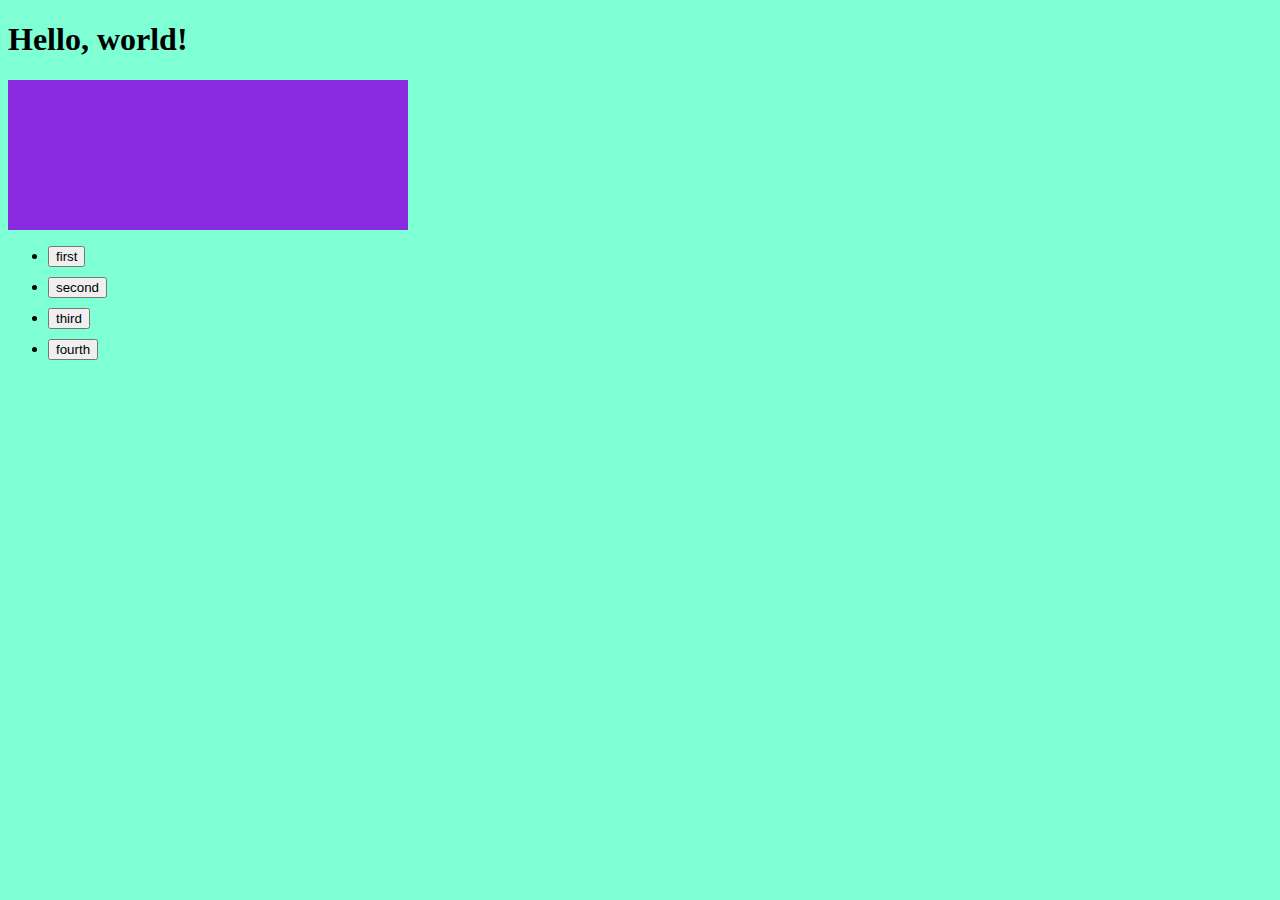
<file: index.html>
<!DOCTYPE html>
<html lang="en">
<head>
    <meta charset="UTF-8">
    <title>Title</title>
    <style>
        li {
            margin-bottom: 10px;
        }
        li:last-child{
            margin: 0;
        }
    </style>
</head>
<body style="background-color: aquamarine">

    <script src="src/js/index.js"></script>

    <h1>Hello, world!</h1>
    <div id="box" style="background-color: blueviolet; width: 400px; height: 150px"></div>
    <div class="btn__container" id="list">
        <ul>
            <li class="li-list" id="current">
                <button>first</button>
            </li>
            <li class="li-list" data-current="2">
                <button>second</button>
            </li>
            <li class="li-list">
                <button>third</button>
            </li>
            <li class="li-list">
                <button>fourth</button>
            </li>
        </ul>
    </div>

</body>
</html>
</file>
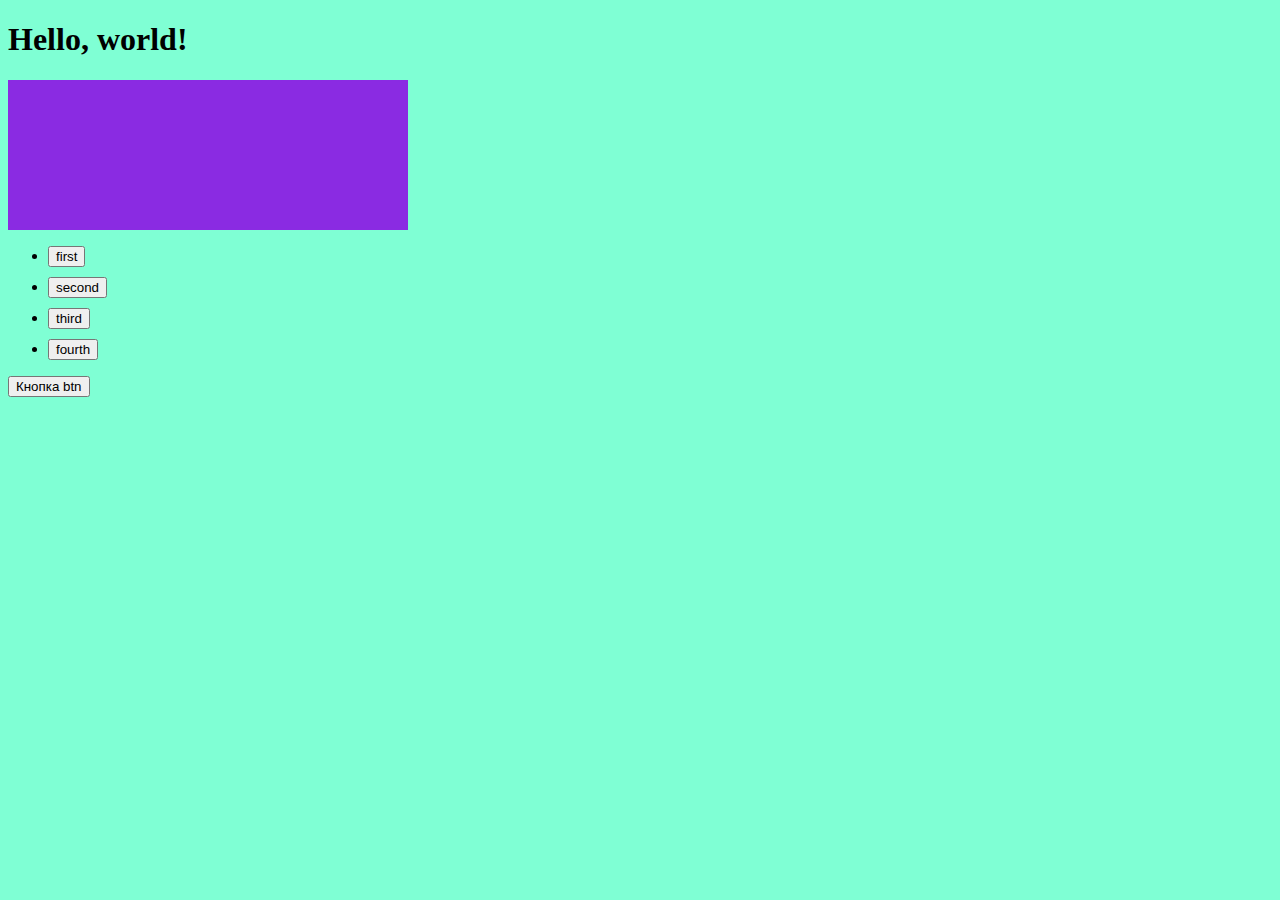
<file: Glava_1_2_3/index.html>
<!DOCTYPE html>
<html lang="en">
<head>
    <meta charset="UTF-8">
    <title>Title</title>
    <style>
        li {
            margin-bottom: 10px;
        }
        li:last-child{
            margin: 0;
        }
    </style>

</head>
<body style="background-color: aquamarine">

    <script src="src/js/index.js"></script>

    <h1>Hello, world!</h1>
    <div id="box" style="background-color: blueviolet; width: 400px; height: 150px"></div>
    <div class="btn__container" id="list">
        <ul>
            <li class="li-list" id="current">
                <button>first</button>
            </li>
            <li class="li-list" data-current="2">
                <button>second</button>
            </li>
            <li class="li-list">
                <button>third</button>
            </li>
            <li class="li-list">
                <button>fourth</button>
            </li>
        </ul>
    </div>

    <button class="btn">
        Кнопка btn
    </button>
    <script src="src/js/test_2.js"></script>
</body>
</html>
</file>
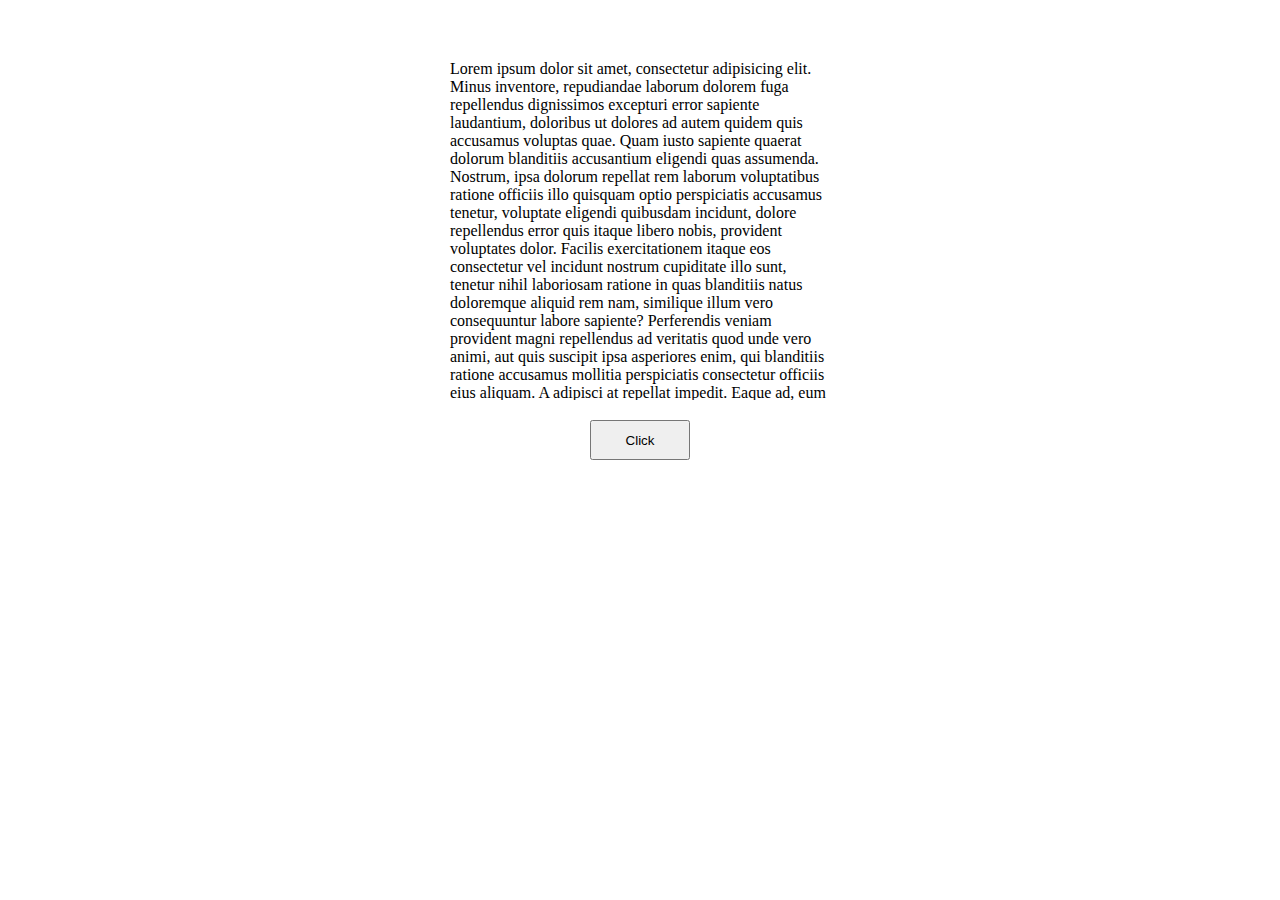
<file: Glava_4/preview - 10/index.html>
<!DOCTYPE html>
<html lang="ru">
  <head>
    <meta charset="utf-8">
    <meta http-equiv="X-UA-Compatible" content="IE=edge">
   	<title>JavaScript</title>
   	<link rel="stylesheet" href="style.css">
  </head>
  <body>
    
    <div class="box">Lorem ipsum dolor sit amet, consectetur adipisicing elit. Minus inventore, repudiandae laborum dolorem fuga repellendus dignissimos excepturi error sapiente laudantium, doloribus ut dolores ad autem quidem quis accusamus voluptas quae. Quam iusto sapiente quaerat dolorum blanditiis accusantium eligendi quas assumenda. Nostrum, ipsa dolorum repellat rem laborum voluptatibus ratione officiis illo quisquam optio perspiciatis accusamus tenetur, voluptate eligendi quibusdam incidunt, dolore repellendus error quis itaque libero nobis, provident voluptates dolor. Facilis exercitationem itaque eos consectetur vel incidunt nostrum cupiditate illo sunt, tenetur nihil laboriosam ratione in quas blanditiis natus doloremque aliquid rem nam, similique illum vero consequuntur labore sapiente? Perferendis veniam provident magni repellendus ad veritatis quod unde vero animi, aut quis suscipit ipsa asperiores enim, qui blanditiis ratione accusamus mollitia perspiciatis consectetur officiis eius aliquam. A adipisci at repellat impedit. Eaque ad, eum laudantium deserunt. Quis error voluptatem tempora quam ducimus aut, architecto odio voluptatum reiciendis. Atque error, deleniti similique non nam ratione. Perferendis, officiis mollitia laboriosam quam, nisi vel obcaecati vero dicta ducimus dolorum quas, excepturi consequatur fugiat sit minima repellendus quia aliquid numquam id autem unde dolorem quaerat odit. Harum eaque dolor dicta, accusantium deserunt eius deleniti nisi quas assumenda consectetur, odit modi exercitationem, officia doloribus quidem perferendis repellendus quos commodi eveniet cum beatae ea molestiae reprehenderit. Facilis, iste corporis earum. Nemo aliquam architecto error facilis amet, nihil sed excepturi necessitatibus rem delectus, omnis ipsa ut temporibus expedita quas natus ipsum fuga eum harum nisi facere cupiditate reiciendis! Id magnam blanditiis eligendi, nulla accusamus magni. Placeat quidem repellat explicabo minus esse numquam velit, accusantium a, cumque aperiam iure alias natus aliquam minima quas possimus assumenda quod, doloremque saepe perspiciatis nulla vero quibusdam voluptates. Nihil, aliquam maiores earum non similique quos? Quos cumque est illum assumenda perspiciatis, obcaecati atque doloribus cum soluta sit qui, deserunt reprehenderit quibusdam ratione odio similique a, quod cupiditate! Accusamus hic minus numquam, repellendus, ullam beatae itaque ad laudantium doloremque dolore error praesentium provident consequuntur consectetur culpa necessitatibus facere. Adipisci dignissimos fugiat consequuntur temporibus magni eius deleniti. Reiciendis, distinctio nesciunt modi repellendus aperiam quia dolore porro, pariatur eos. Ducimus iusto officiis cupiditate, error modi eius, dolores maxime a eaque tenetur? Quae nulla reprehenderit voluptatibus fugit cum distinctio hic libero maiores fugiat, atque amet qui cupiditate pariatur quaerat illo similique sunt doloribus modi reiciendis blanditiis in voluptatem esse. Hic voluptates atque beatae nihil ad perspiciatis repudiandae, consequuntur non nesciunt maiores alias eos odit, officiis inventore eaque aperiam voluptatibus. Fugiat eum esse nam saepe soluta ab accusamus nemo fuga aut, distinctio officia atque. Voluptatibus perspiciatis magni harum incidunt aliquid temporibus quas labore exercitationem. Alias mollitia magnam sequi, totam corrupti temporibus facere praesentium iste velit aliquam minus enim cupiditate rem. Iste molestiae maxime illum non accusantium voluptas blanditiis, quod consectetur, quidem est culpa voluptates obcaecati, ipsum ab natus vitae! Consectetur animi quae tenetur odio repellendus natus tempora ipsa culpa, inventore accusamus ea corporis doloribus id harum voluptatem, praesentium temporibus, explicabo totam mollitia molestiae est iusto vel repellat molestias. Repellat placeat voluptas quaerat eaque, illum dicta rerum numquam sunt!</div>
    <button>Click</button>
	<script src="script.js"></script>
  </body>
</html>
</file>
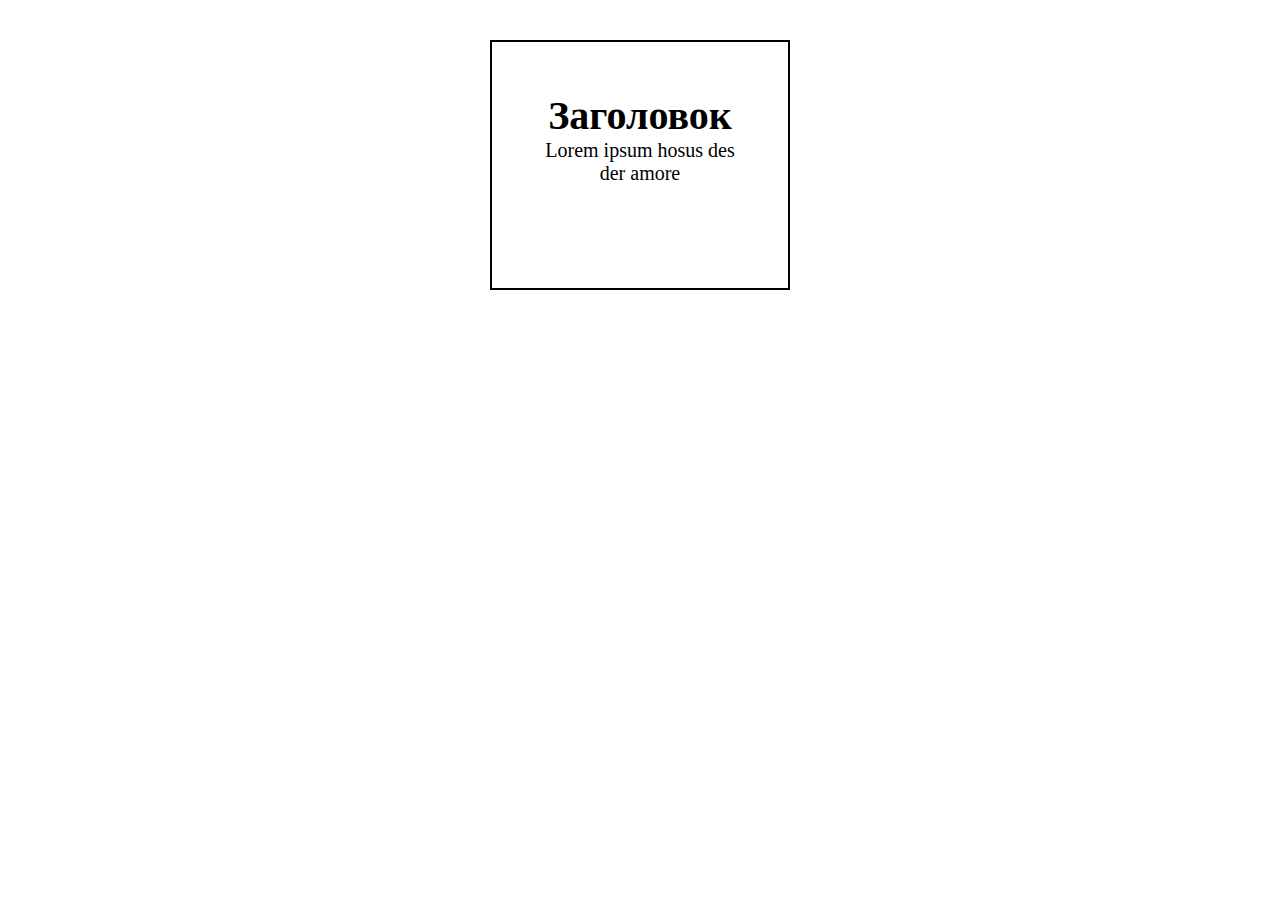
<file: Glava_4/preview - 13/index.html>
<!DOCTYPE html>
<html lang="en">
<head>
    <meta charset="UTF-8">
    <meta http-equiv="X-UA-Compatible" content="IE=edge">
    <meta name="viewport" content="width=device-width, initial-scale=1.0">
    <title>Test</title>
    <link rel="stylesheet" href="style.css">
</head>
<body>
    <div contenteditable="true" class="box">
        <h1>Заголовок</h1>
        <p>
            Lorem ipsum hosus des der amore
        </p>
    </div>

    <script src="script.js"></script>
</body>
</html>
</file>
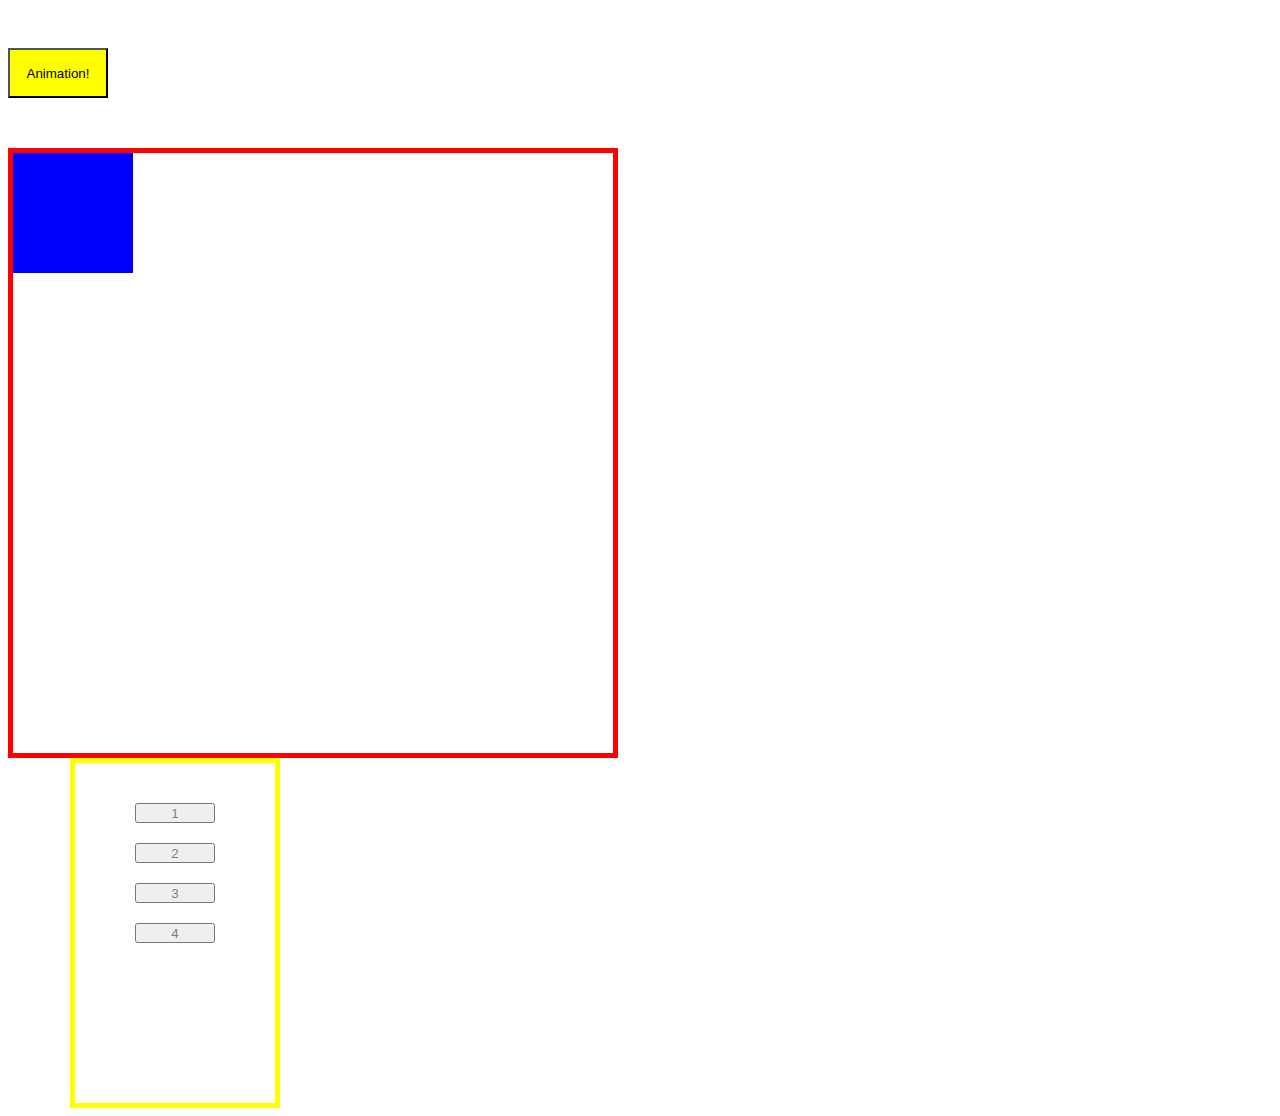
<file: Glava_4/timeout/index.html>
<!doctype html>
<html lang="en">
<head>
    <meta charset="UTF-8">
    <meta name="viewport" content="width=device-width, user-scalable=no, initial-scale=1.0, maximum-scale=1.0, minimum-scale=1.0">
    <meta http-equiv="X-UA-Compatible" content="ie=edge">
    <title>Timeout</title>
    <style>
        .container {
            width: 1140px;
            margin: 0 auto;
        }
        .btn-box {
            padding-top: 40px;
            display: flex;
            align-items: center;
            justify-items: center;
            flex-direction: column;
            width: 200px;
            height: 300px;
            border: yellow 5px solid;
        }
        .btn-item {
            height: 20px;
            width: 80px;
            color: gray;
            margin-bottom: 20px;
        }

        .box-border {
            position: relative;
            margin-top: 50px;
            width: 600px;
            height: 600px;
            border: red 5px solid;
        }

        .box-rider {
            position: absolute;
            width: 120px;
            height: 120px;
            background-color: blue;
        }

        .animation-button {
            margin-top: 40px;
            height: 50px;
            width: 100px;
            background: yellow;
        }
    </style>
</head>
<body>
    <div class="btn-animation">
        <button class="animation-button">
            Animation!
        </button>
    </div>
    <div class="box-border">
        <div class="box-rider"></div>
    </div>


    <section class="main-section">
        <div class="main-section__container container">
            <div class="btn-box">
                <button class="btn-item">1</button>
                <button class="btn-item">2</button>
                <button class="btn-item">3</button>
                <button class="btn-item">4</button>
            </div>
        </div>
    </section>
<script src="script.js"></script>
</body>
</html>
</file>
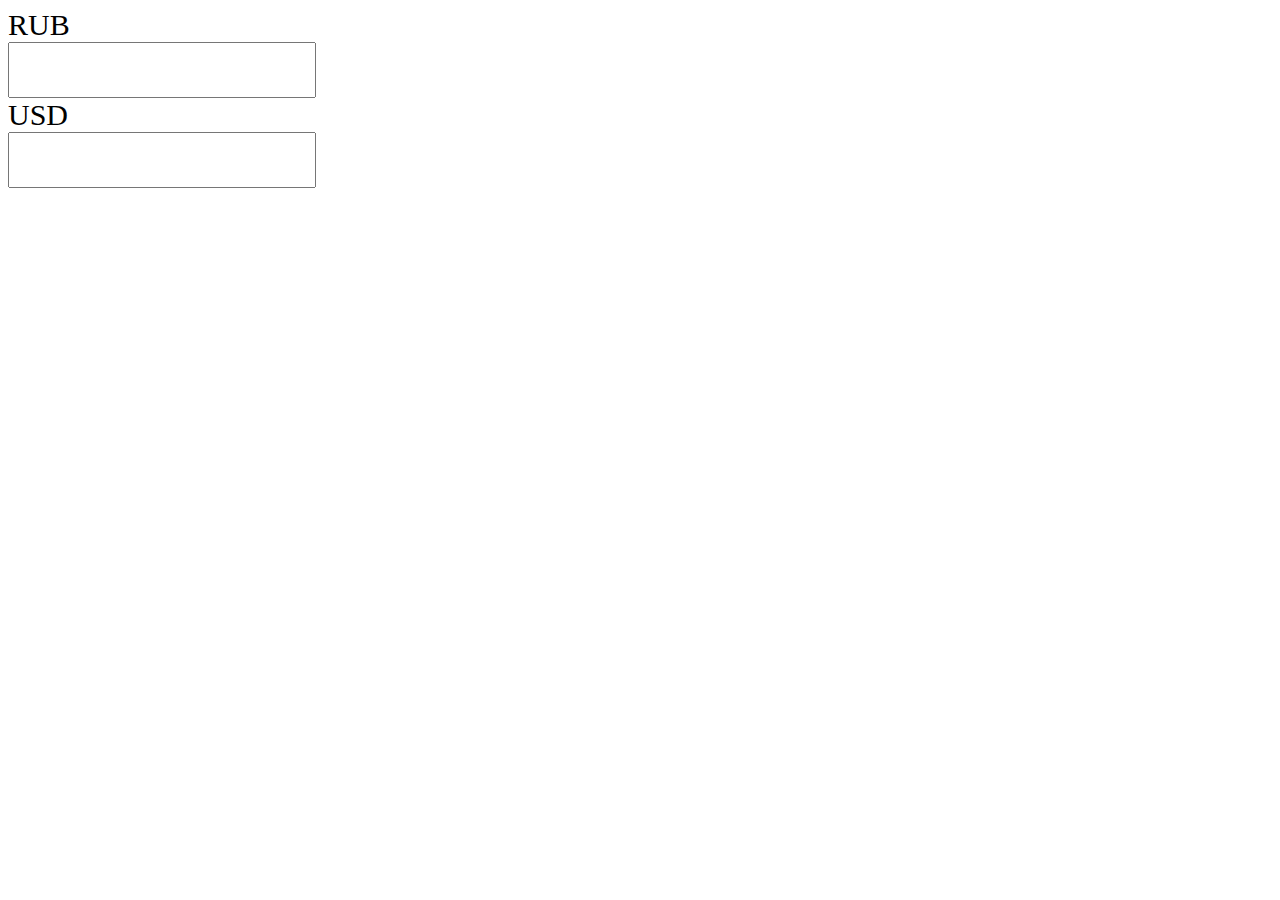
<file: Glava_5/calc_03/index.html>
<!DOCTYPE html>
<html lang="en">
<head>
    <meta charset="UTF-8">
    <meta name="viewport" content="width=device-width, initial-scale=1.0">
    <meta http-equiv="X-UA-Compatible" content="ie=edge">
    <title>Calc</title>
    <style>
        label {display: block;font-size: 30px;}
        input {width: 300px;height: 50px;font-size: 30px;}
    </style>
</head>
<body>
    <label for="rub">RUB</label>
    <input id="rub" type="text">
    <label for="usd">USD</label>
    <input id="usd" type="text">
    <script src="js/script.js"></script>
</body>
</html>
</file>
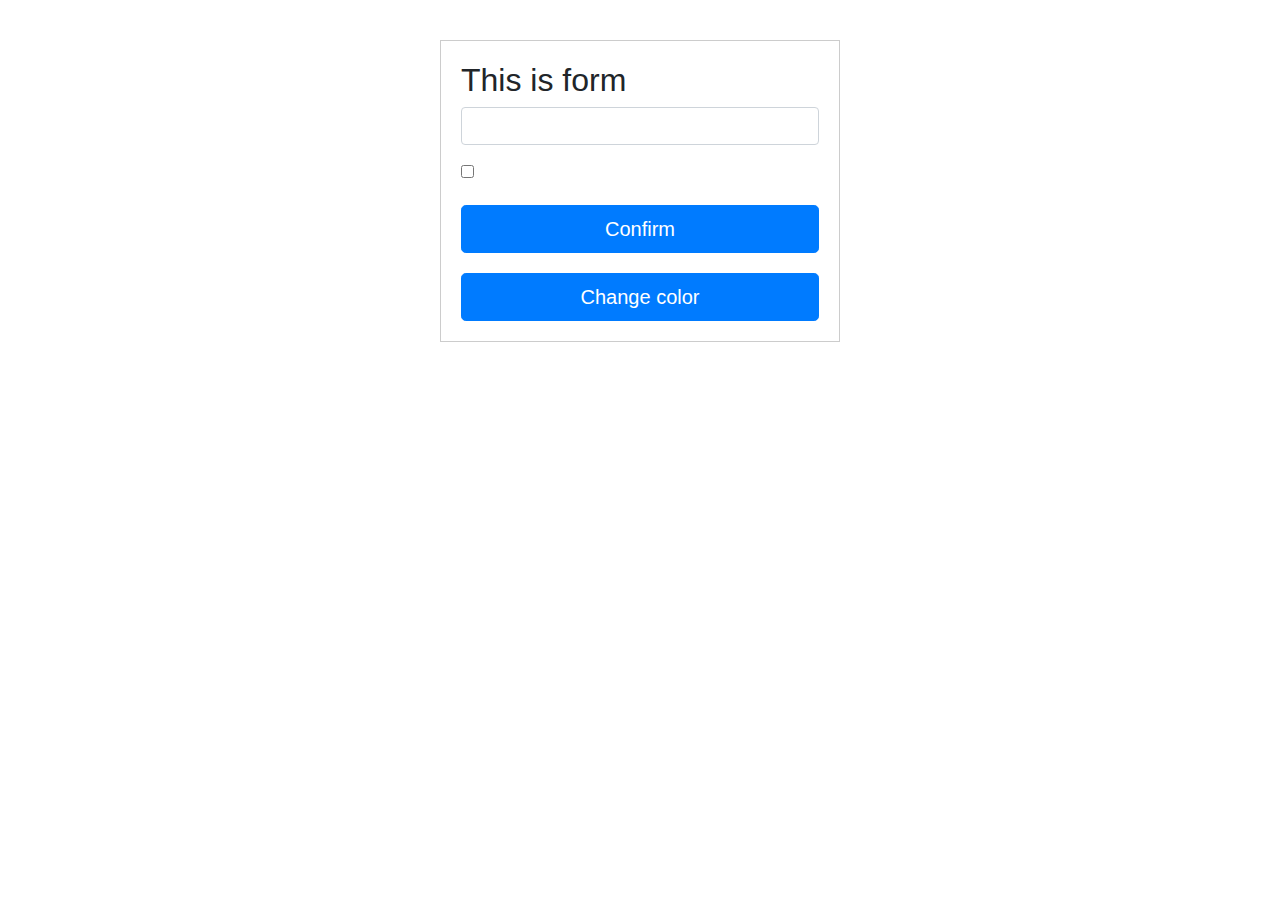
<file: Glava_5/preview_15/index.html>
<!DOCTYPE html>
<html lang="ru">
<head>
    <meta charset="utf-8">
    <meta http-equiv="X-UA-Compatible" content="IE=edge">
    <title>Заголовок</title>
    <link rel="stylesheet" href="https://stackpath.bootstrapcdn.com/bootstrap/4.4.1/css/bootstrap.min.css">
    <link rel="stylesheet" href="style.css">
</head>
<body>

    <div class="wrapper">
        <form class="form-signin">
            <h2 class="form-signin-heading">This is form</h2>
            <input type="text" class="form-control">
            <input id="checkbox" type="checkbox">
            <button class="btn btn-block btn-lg btn-primary">Confirm</button>
        </form>
        <button id="color" class="btn btn-block btn-lg btn-primary">Change color</button>
    </div>

    <script src="script.js"></script>
</body>
</html>
</file>
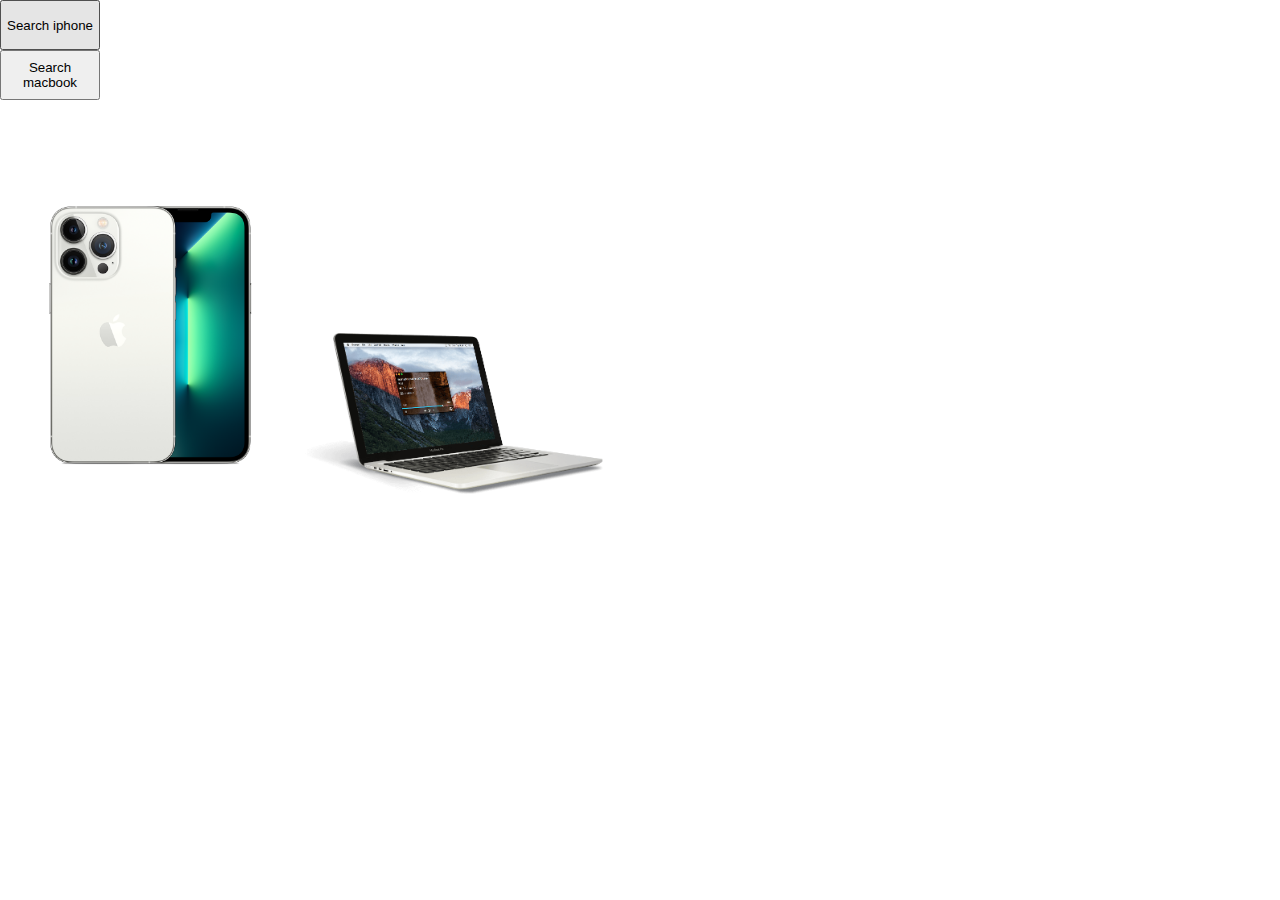
<file: Glava_5/preview_33/index.html>
<!DOCTYPE html>
<html lang="en">
<head>
    <meta charset="UTF-8">
    <meta http-equiv="X-UA-Compatible" content="IE=edge">
    <meta name="viewport" content="width=device-width, initial-scale=1.0">
    <title>Test</title>
    <link rel="stylesheet" href="style.css">
</head>
<body>
    <button id="iphone">Search iphone</button>
    <button id="macbook">Search macbook</button>

    <img src="img/iphone_13.png" alt="iphone">
    <img src="img/macbook.png" alt="macboook">
    <script src="script.js"></script>
</body>
</html>
</file>
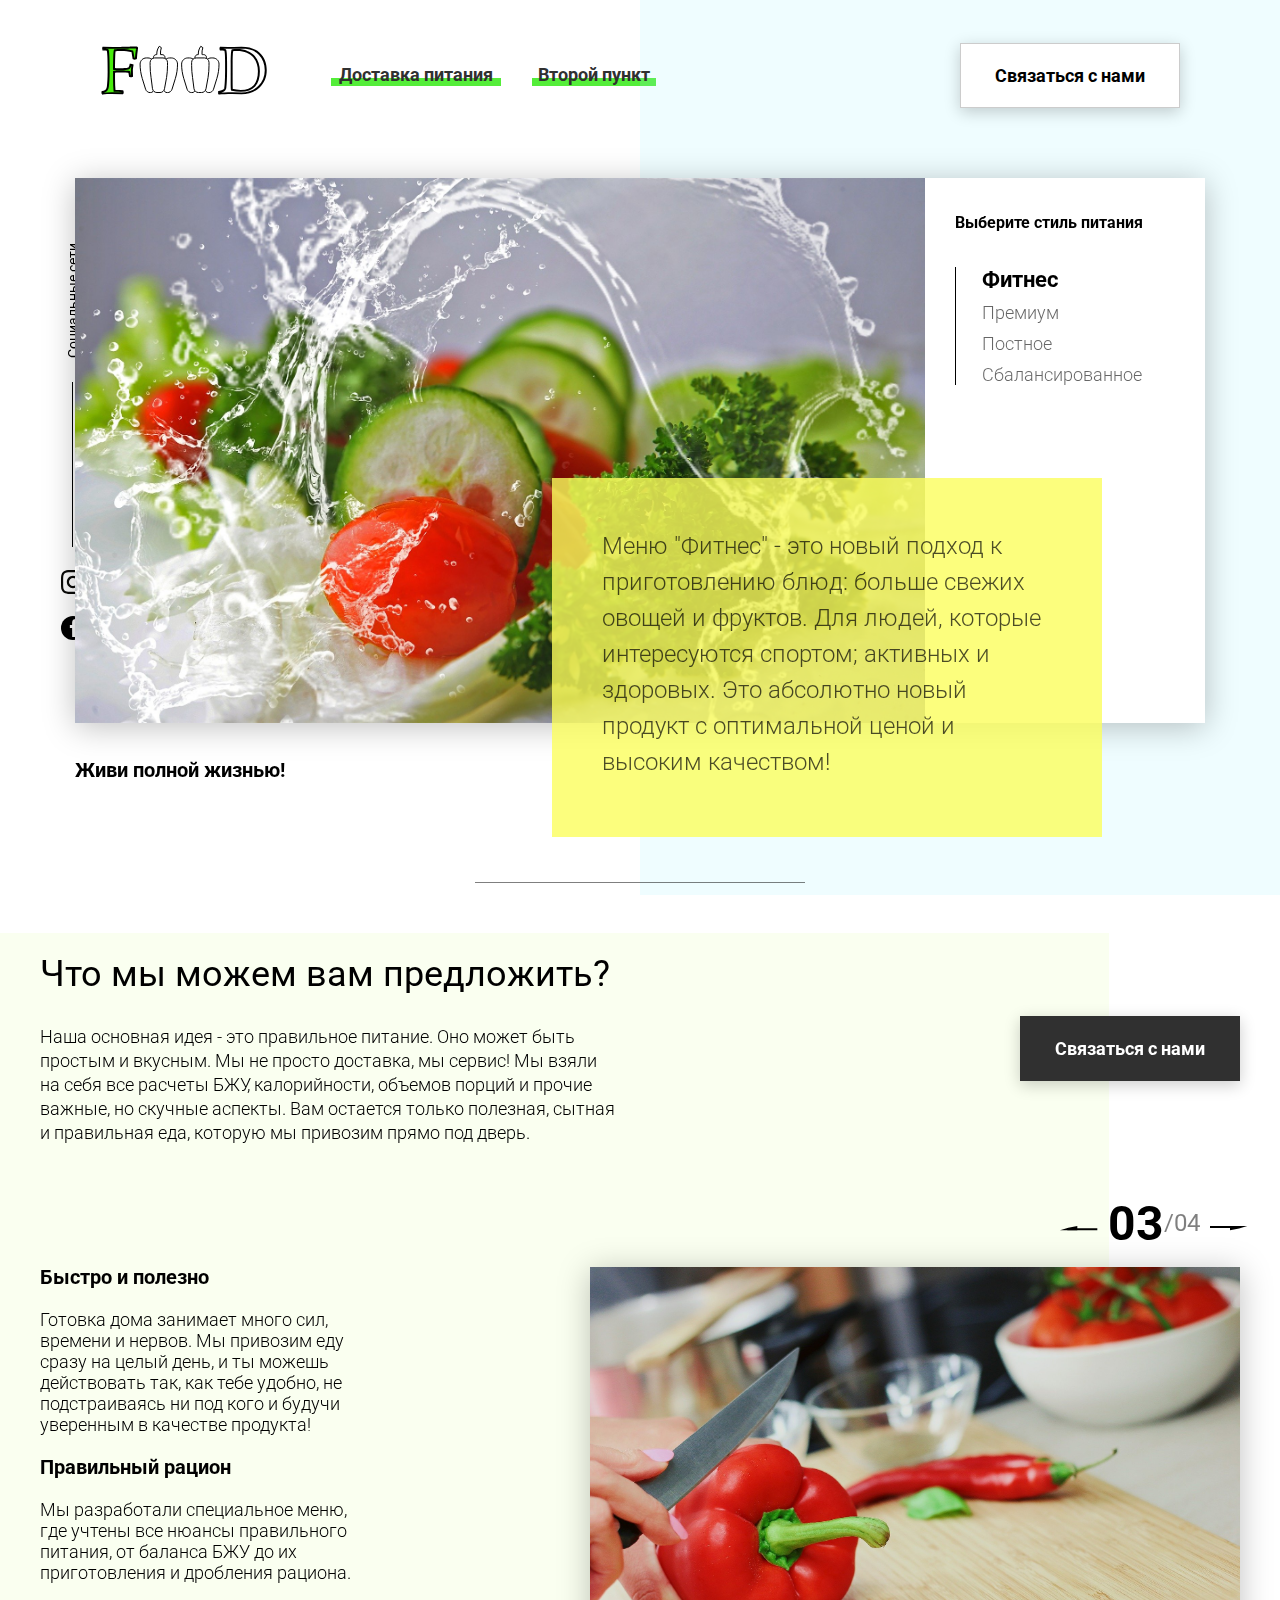
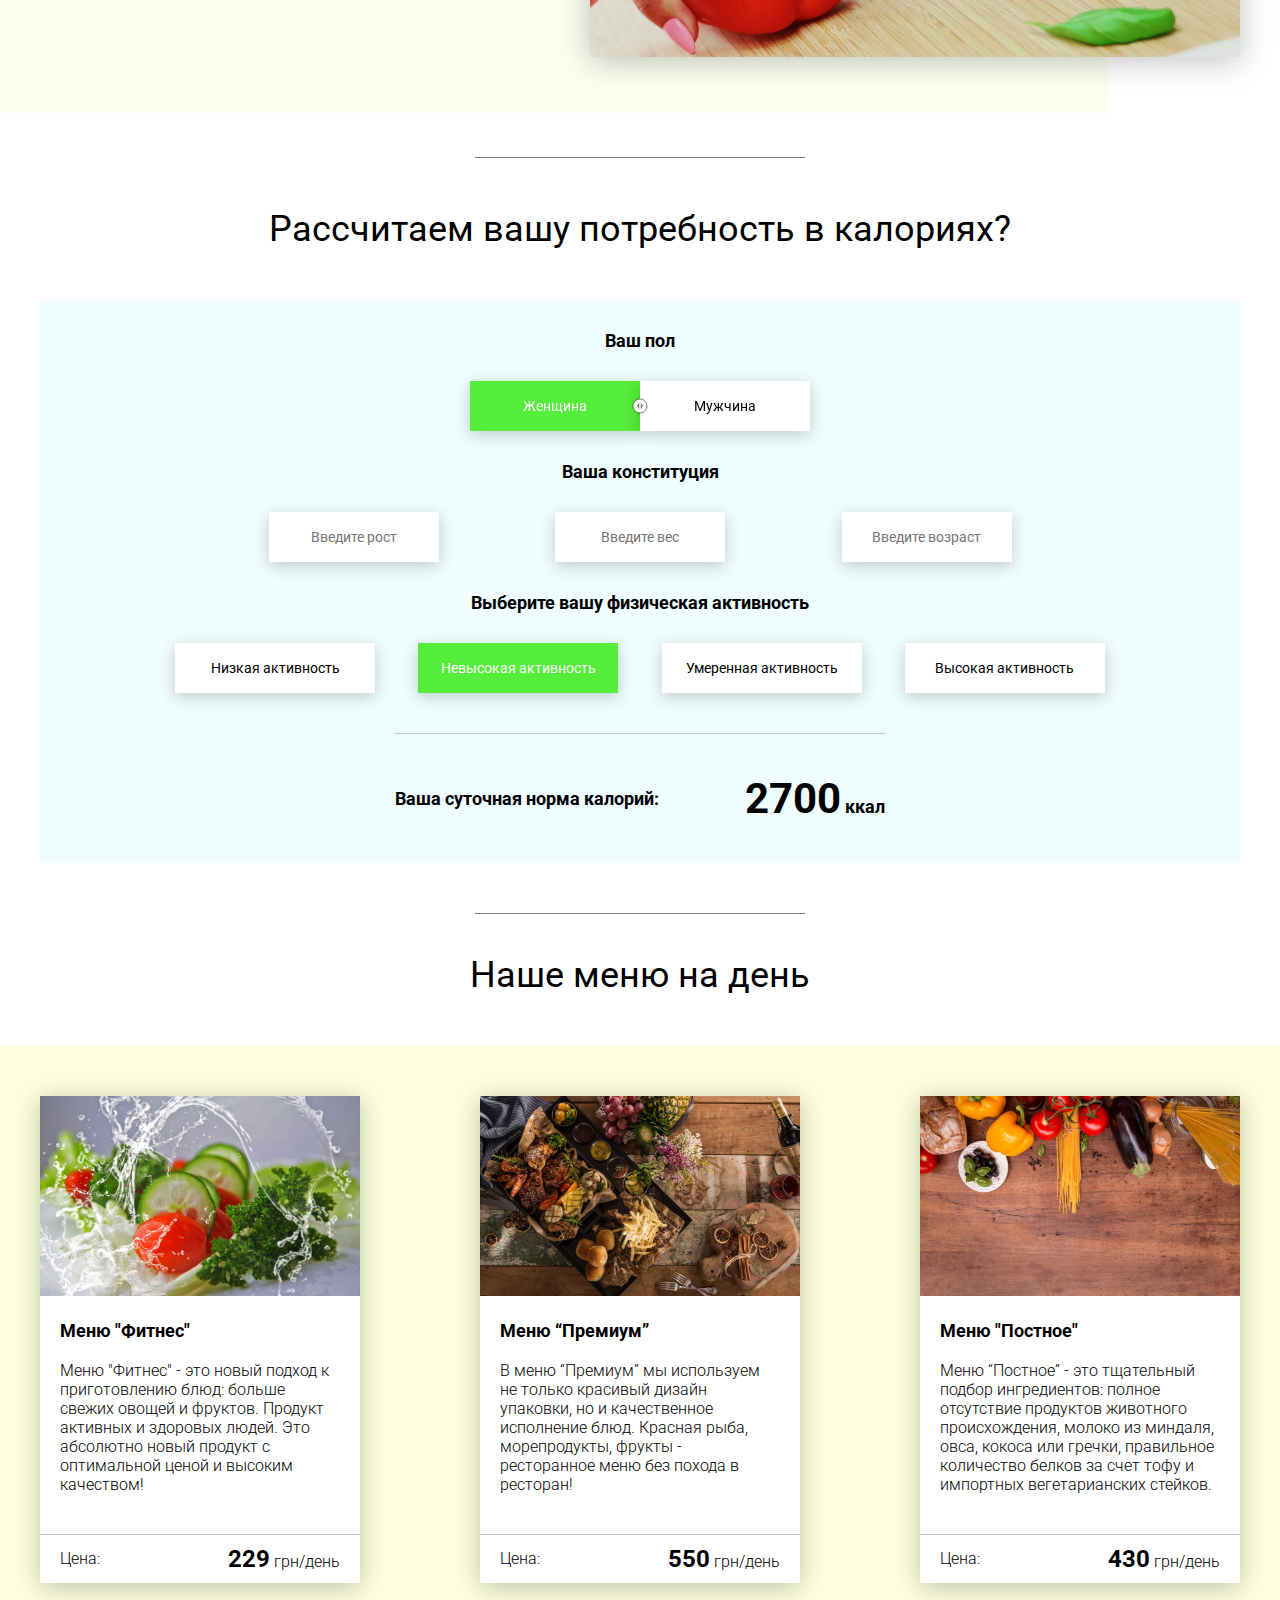
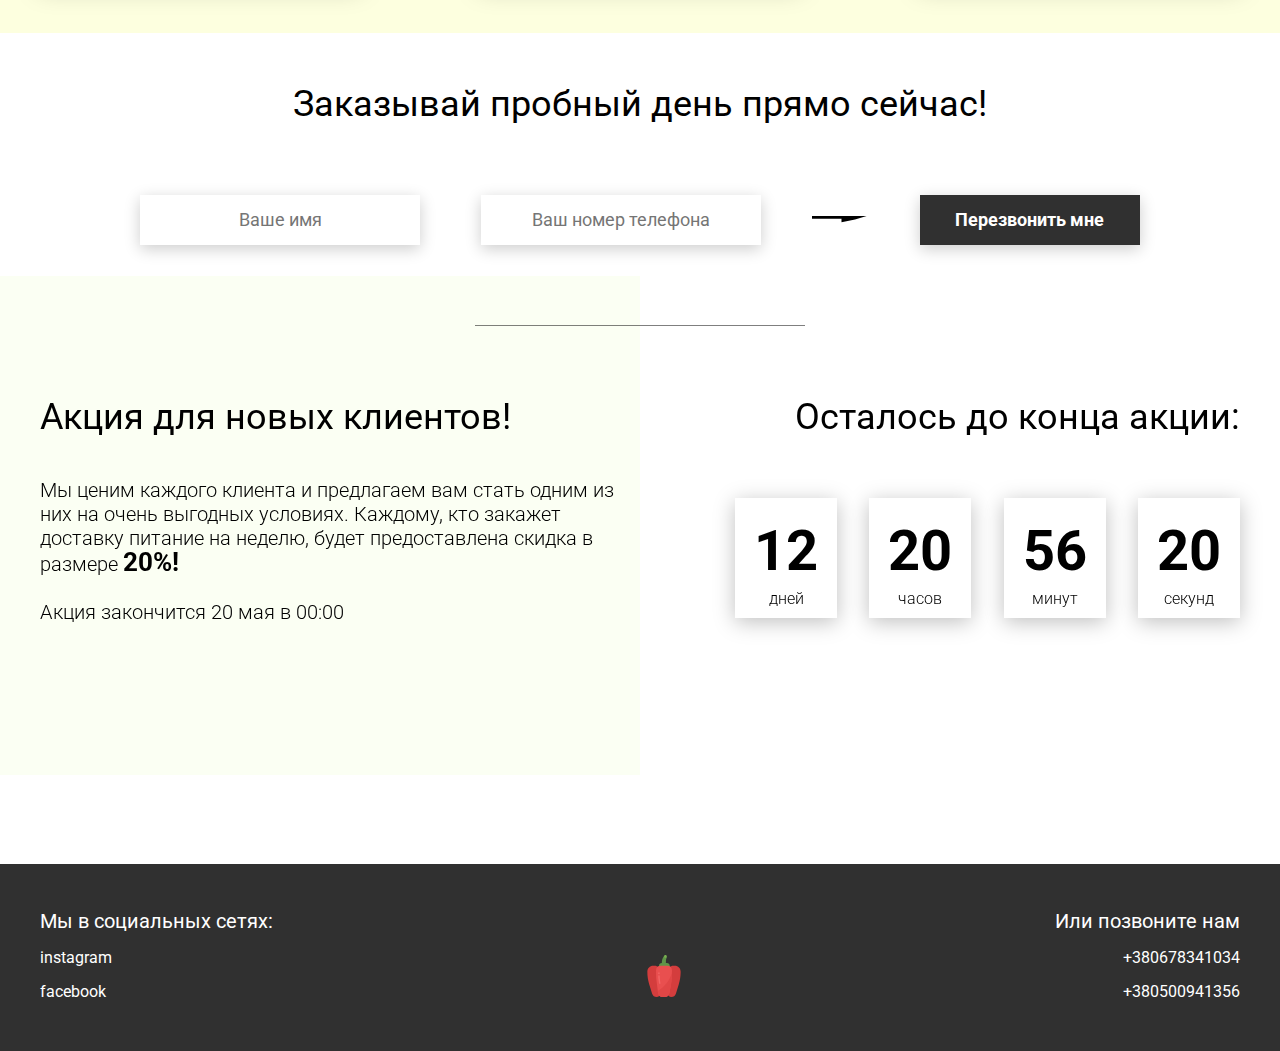
<file: Glava_4/Food/dist/index.html>
<!DOCTYPE html>
<html lang="en">
<head>
    <meta charset="UTF-8">
    <meta name="viewport" content="width=device-width, initial-scale=1.0">
    <title>Food</title>
    <link rel="stylesheet" href="css/style.css">
</head>
<body>
    <header class="header">
        <div class="header__left-block">
            <div class="header__logo">
                <img src="icons/logo.svg" alt="Логотип">
            </div>
            <nav class="header__links">
                <a href="#" class="header__link">Доставка питания</a>
                <a href="#" class="header__link">Второй пункт</a>
            </nav>
        </div>
        <div class="header__right-block">
            <button class="btn btn_white">Связаться с нами</button>
        </div>
    </header>
    <div class="sidepanel">
        <div class="sidepanel__text"><span>Социальные сети</span></div>
        <div class="sidepanel__divider"></div>
        <a href="#" class="sidepanel__icon">
            <img src="icons/instagram.svg" alt="instagram">
        </a>
        <a href="#" class="sidepanel__icon">
            <img src="icons/facebook.svg" alt="facebook">
        </a>
    </div>

    <div class="preview">
        <div class="bgc_blue"></div>
        <div class="container">
            <div class="tabcontainer">
                <div class="tabcontent">
                    <img src="img/tabs/vegy.jpg" alt="vegy">
                    <div class="tabcontent__descr">
                        Меню "Фитнес" - это новый подход к приготовлению блюд: больше свежих овощей и фруктов. Для людей, которые интересуются спортом; активных и здоровых. Это абсолютно новый продукт с оптимальной ценой и высоким качеством!
                    </div>
                </div>
                <!-- <div class="tabcontent">
                    <img src="img/tabs/elite.jpg" alt="elite">
                    <div class="tabcontent__descr">
                        Меню “Премиум” - мы используем не только красивый дизайн упаковки, но и качественное исполнение блюд. Красная рыба, морепродукты, фрукты - ресторанное меню без похода в ресторан!                                     
                    </div>
                </div> -->
                <!-- <div class="tabcontent">
                    <img src="img/tabs/post.jpg" alt="post">
                    <div class="tabcontent__descr">
                        Наше специальное “Постное меню” - это тщательный подбор ингредиентов: полное отсутствие продуктов животного происхождения. Полная гармония с собой и природой в каждом элементе! Все будет Ом!                                     
                    </div>
                </div>
                <div class="tabcontent">
                    <img src="img/tabs/vegy.jpg" alt="vegy">
                    <div class="tabcontent__descr">
                        Меню "Сбалансированное" - это соответствие вашего рациона всем научным рекомендациям. Мы тщательно просчитываем вашу потребность в к/б/ж/у и создаем лучшие блюда для вас.
                    </div>
                </div> -->
                <div class="tabheader">
                    <h3>Выберите стиль питания</h3>
                    <div class="tabheader__items">
                        <div class="tabheader__item tabheader__item_active">Фитнес</div>
                        <div class="tabheader__item">Премиум</div>
                        <div class="tabheader__item">Постное</div>
                        <div class="tabheader__item">Сбалансированное</div>
                    </div>
                </div>
            </div>
            <div class="preview__life">Живи полной жизнью!</div>
        </div>
    </div>

    <div class="divider"></div>

    <div class="offer">
        <div class="bgc_y"></div>
        <div class="container">
            <div class="offer__text">
                <h2 class="title">Что мы можем вам предложить?</h2>
                <div class="offer__descr">
                    Наша основная идея - это правильное питание. Оно может быть простым и вкусным. Мы не просто доставка, мы сервис! Мы взяли на себя все расчеты БЖУ, калорийности, объемов порций и прочие важные, но скучные аспекты. Вам остается только полезная, сытная и правильная еда, которую мы привозим прямо под дверь.
                </div>
            </div>
            <div class="offer__action">
                <button class="btn btn_dark">Связаться с нами</button>
            </div>
        </div>
        <div class="container">
            <div class="offer__advantages">
                <h2>Быстро и полезно</h2>
                <div class="offer__advantages-text">
                    Готовка дома занимает много сил, времени и нервов. Мы привозим еду сразу на целый день, и ты можешь действовать так, как тебе удобно, не подстраиваясь ни под кого и будучи уверенным в качестве продукта!
                </div>
                <h2>Правильный рацион</h2>
                <div class="offer__advantages-text">
                    Мы разработали специальное меню, где учтены все нюансы правильного питания, от баланса БЖУ до их приготовления и дробления рациона.
                </div>
            </div>
            <div class="offer__slider">
                <div class="offer__slider-counter">
                    <div class="offer__slider-prev">
                        <img src="icons/left.svg" alt="prev">
                    </div>
                    <span id="current">03</span>
                    /
                    <span id="total">04</span>
                    <div class="offer__slider-next">
                        <img src="icons/right.svg" alt="next">
                    </div>
                </div>
                <div class="offer__slider-wrapper">
                    <div class="offer__slide">
                        <img src="img/slider/pepper.jpg" alt="pepper">
                    </div>
                    <!-- <div class="offer__slide">
                        <img src="img/slider/food-12.jpg" alt="food">
                    </div>
                    <div class="offer__slide">
                        <img src="img/slider/olive-oil.jpg" alt="oil">
                    </div>
                    <div class="offer__slide">
                        <img src="img/slider/paprika.jpg" alt="paprika">
                    </div> -->
                </div>
            </div>
        </div>
    </div>

    <div class="divider"></div>

    <div class="calculating">
        <div class="container">
            <h2 class="title">Рассчитаем вашу потребность в калориях?
            </h2>
            <div class="calculating__field">
                <div class="calculating__subtitle">
                    Ваш пол
                </div>
                <div class="calculating__choose" id="gender">
                    <div class="calculating__choose-item calculating__choose-item_active">Женщина</div>
                    <div class="calculating__choose-item">Мужчина</div>
                </div>

                <div class="calculating__subtitle">
                    Ваша конституция
                </div>
                <div class="calculating__choose calculating__choose_medium">
                    <input type="text" id="height" placeholder="Введите рост" class="calculating__choose-item">
                    <input type="text" id="weight" placeholder="Введите вес"  class="calculating__choose-item">
                    <input type="text" id="age" placeholder="Введите возраст" class="calculating__choose-item">
                </div>

                <div class="calculating__subtitle">
                    Выберите вашу физическая активность
                </div>
                <div class="calculating__choose calculating__choose_big">
                    <div id="low" class="calculating__choose-item">Низкая активность </div>
                    <div id="small"  class="calculating__choose-item calculating__choose-item_active">Невысокая активность</div>
                    <div id="medium" class="calculating__choose-item">Умеренная активность</div>
                    <div id="high" class="calculating__choose-item">Высокая активность</div>
                </div>

                <div class="calculating__divider"></div>

                <div class="calculating__total">
                    <div class="calculating__subtitle">
                        Ваша суточная норма калорий:
                    </div>
                    <div class="calculating__result">
                        <span>2700</span> ккал
                    </div>
                </div>
            </div>
        </div>
    </div>

    <div class="divider"></div>

    <div class="menu">
        <h2 class="title">Наше меню на день</h2>

        <div class="menu__field">
            <div class="container">
                <div class="menu__item">
                    <img src="img/tabs/vegy.jpg" alt="vegy">
                    <h3 class="menu__item-subtitle">Меню "Фитнес"</h3>
                    <div class="menu__item-descr">Меню "Фитнес" - это новый подход к приготовлению блюд: больше свежих овощей и фруктов. Продукт активных и здоровых людей. Это абсолютно новый продукт с оптимальной ценой и высоким качеством!</div>
                    <div class="menu__item-divider"></div>
                    <div class="menu__item-price">
                        <div class="menu__item-cost">Цена:</div>
                        <div class="menu__item-total"><span>229</span> грн/день</div>
                    </div>
                </div>
                <div class="menu__item">
                    <img src="img/tabs/elite.jpg" alt="elite">
                    <h3 class="menu__item-subtitle">Меню “Премиум”</h3>
                    <div class="menu__item-descr">В меню “Премиум” мы используем не только красивый дизайн упаковки, но и качественное исполнение блюд. Красная рыба, морепродукты, фрукты - ресторанное меню без похода в ресторан!</div>
                    <div class="menu__item-divider"></div>
                    <div class="menu__item-price">
                        <div class="menu__item-cost">Цена:</div>
                        <div class="menu__item-total"><span>550</span> грн/день</div>
                    </div>
                </div>
                <div class="menu__item">
                    <img src="img/tabs/post.jpg" alt="post">
                    <h3 class="menu__item-subtitle">Меню "Постное"</h3>
                    <div class="menu__item-descr">Меню “Постное” - это тщательный подбор ингредиентов: полное отсутствие продуктов животного происхождения, молоко из миндаля, овса, кокоса или гречки, правильное количество белков за счет тофу и импортных вегетарианских стейков. </div>
                    <div class="menu__item-divider"></div>
                    <div class="menu__item-price">
                        <div class="menu__item-cost">Цена:</div>
                        <div class="menu__item-total"><span>430</span> грн/день</div>
                    </div>
                </div>
            </div>
        </div>
    </div>

    <div class="order">
        <div class="container">
            <div class="title">Заказывай пробный день прямо сейчас!</div>
            <form action="#" class="order__form">
                <input required placeholder="Ваше имя" name="name" type="text" class="order__input">
                <input required placeholder="Ваш номер телефона" name="phone" type="phone" class="order__input">
                <img src="icons/right.svg" alt="right">
                <button class="btn btn_dark btn_min">Перезвонить мне</button>
            </form>
        </div>
    </div>

    <div class="divider"></div>

    <div class="promotion">
        <div class="bgc_y"></div>
        <div class="container">
            <div class="promotion__text">
                <div class="title">Акция для новых клиентов!</div>
                <div class="promotion__descr">
                    Мы ценим каждого клиента и предлагаем вам стать одним из них на очень выгодных условиях. 
                    Каждому, кто закажет доставку питание на неделю, будет предоставлена скидка в размере <span>20%!</span>
                    <br><br>
                    Акция закончится 20 мая в 00:00
                </div>
            </div>
            <div class="promotion__timer">
                <div class="title">Осталось до конца акции:</div>
                <div class="timer">
                    <div class="timer__block">
                        <span id="days">12</span>
                        дней
                    </div>
                    <div class="timer__block">
                        <span id="hours">20</span>
                        часов
                    </div>
                    <div class="timer__block">
                        <span id="minutes">56</span>
                        минут
                    </div>
                    <div class="timer__block">
                        <span id="seconds">20</span>
                        секунд
                    </div>
                </div>
            </div>
        </div>
    </div>

    <footer class="footer">
        <div class="container">
            <div class="social">
                <div class="subtitle">Мы в социальных сетях:</div>
                <a href="#" class="link">instagram</a>
                <a href="#" class="link">facebook</a>
            </div>
            <div class="pepper">
                <img src="icons/veg.svg" alt="pepper">
            </div>
            <div class="call">
                <div class="subtitle">Или позвоните нам</div>
                <a href="#" class="link">+380678341034</a>
                <a href="#" class="link">+380500941356</a>
            </div>
        </div>
    </footer>

    <div class="modal">
        <div class="modal__dialog">
            <div class="modal__content">
                <form action="#">
                    <div class="modal__close">&times;</div>
                    <div class="modal__title">Мы свяжемся с вами как можно быстрее!</div>
                    <input required placeholder="Ваше имя" name="name" type="text" class="modal__input">
                    <input required placeholder="Ваш номер телефона" name="phone" type="phone" class="modal__input">
                    <button class="btn btn_dark btn_min">Перезвонить мне</button>
                </form>
            </div>
        </div>
    </div>
</body>
</html>
</file>
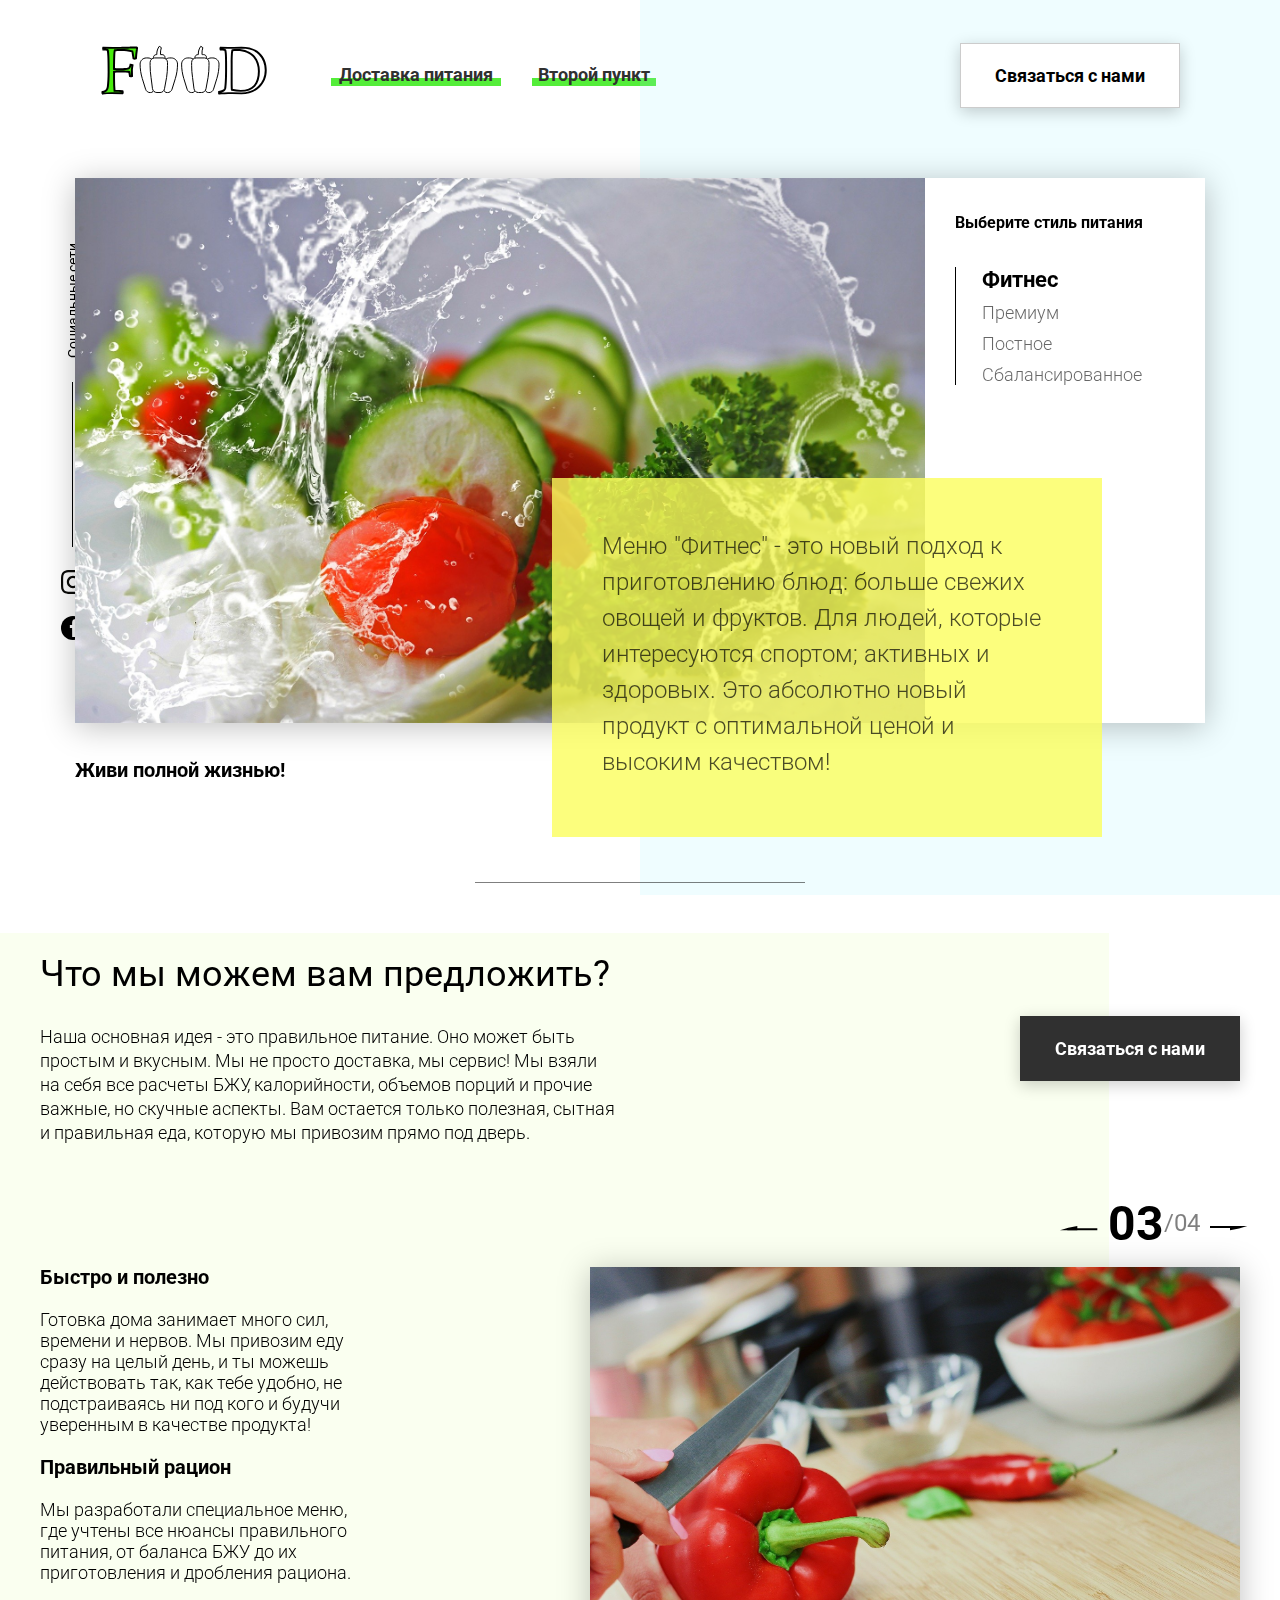
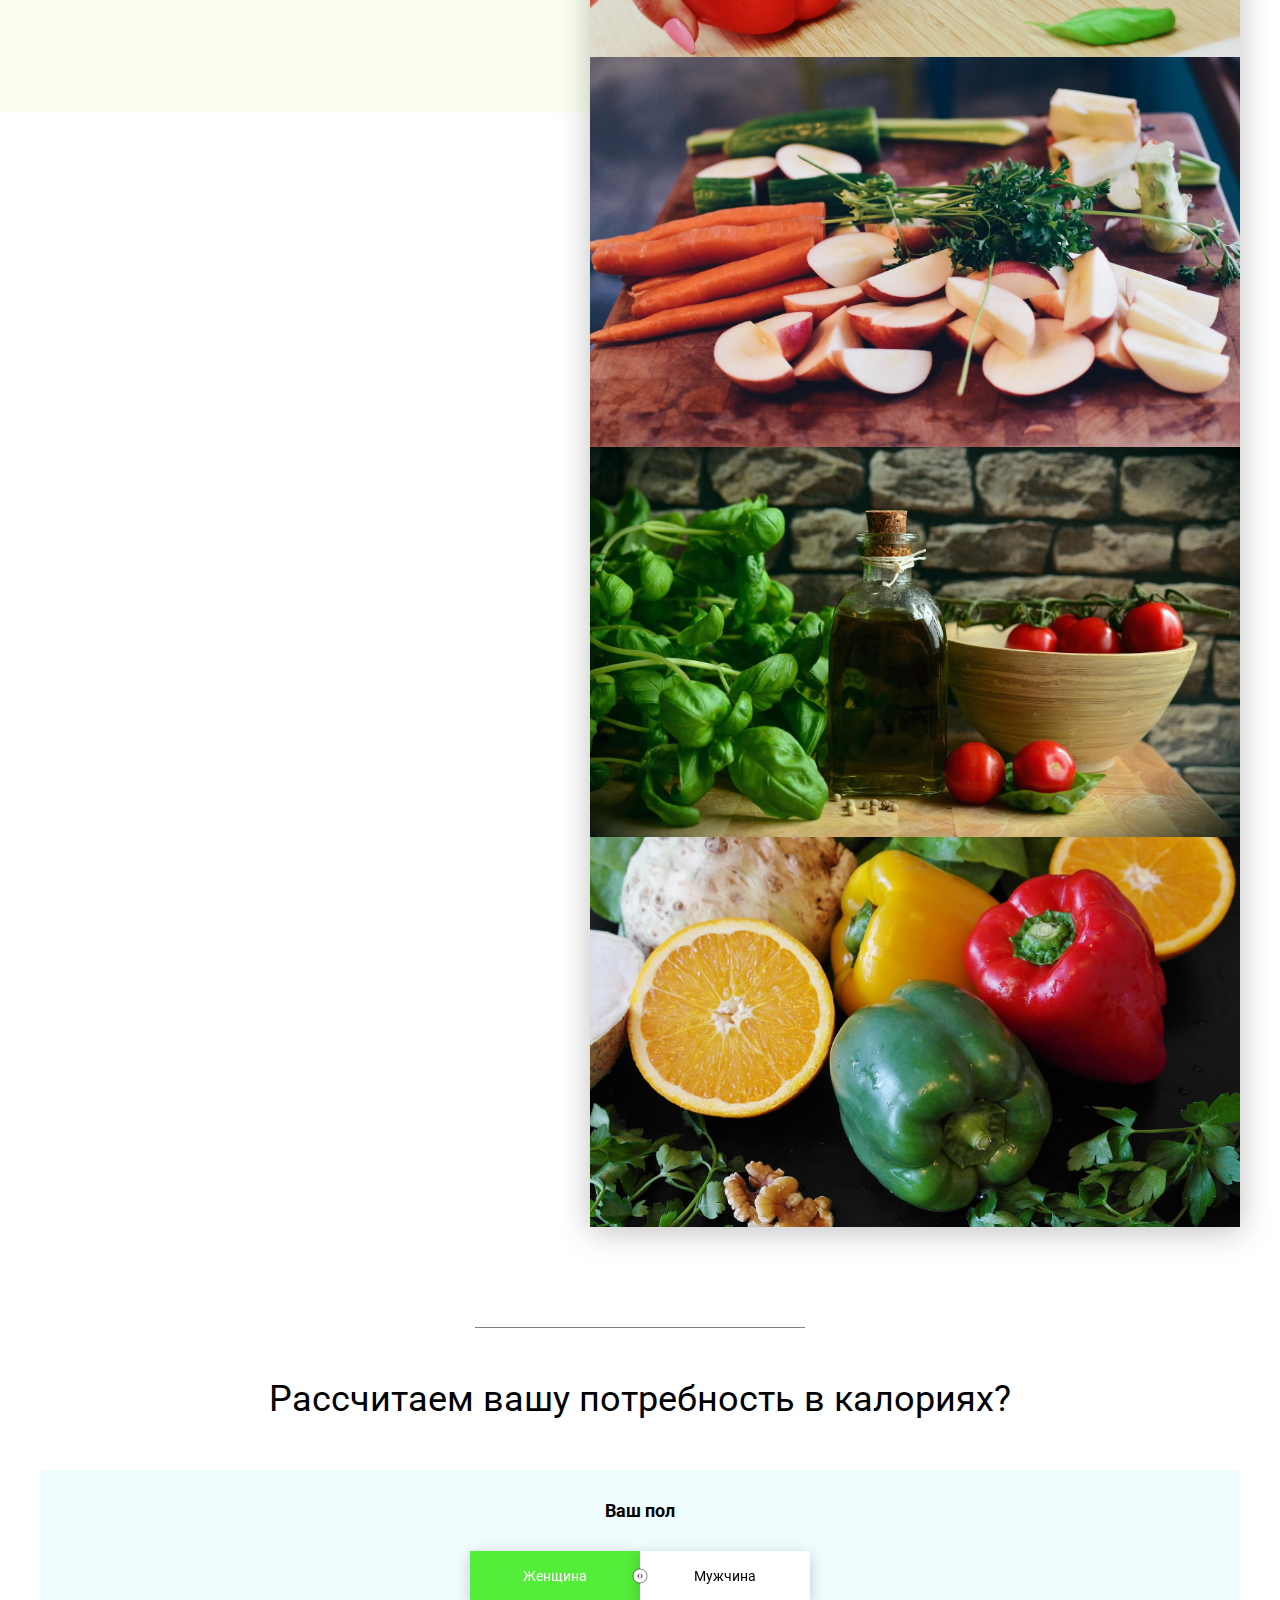
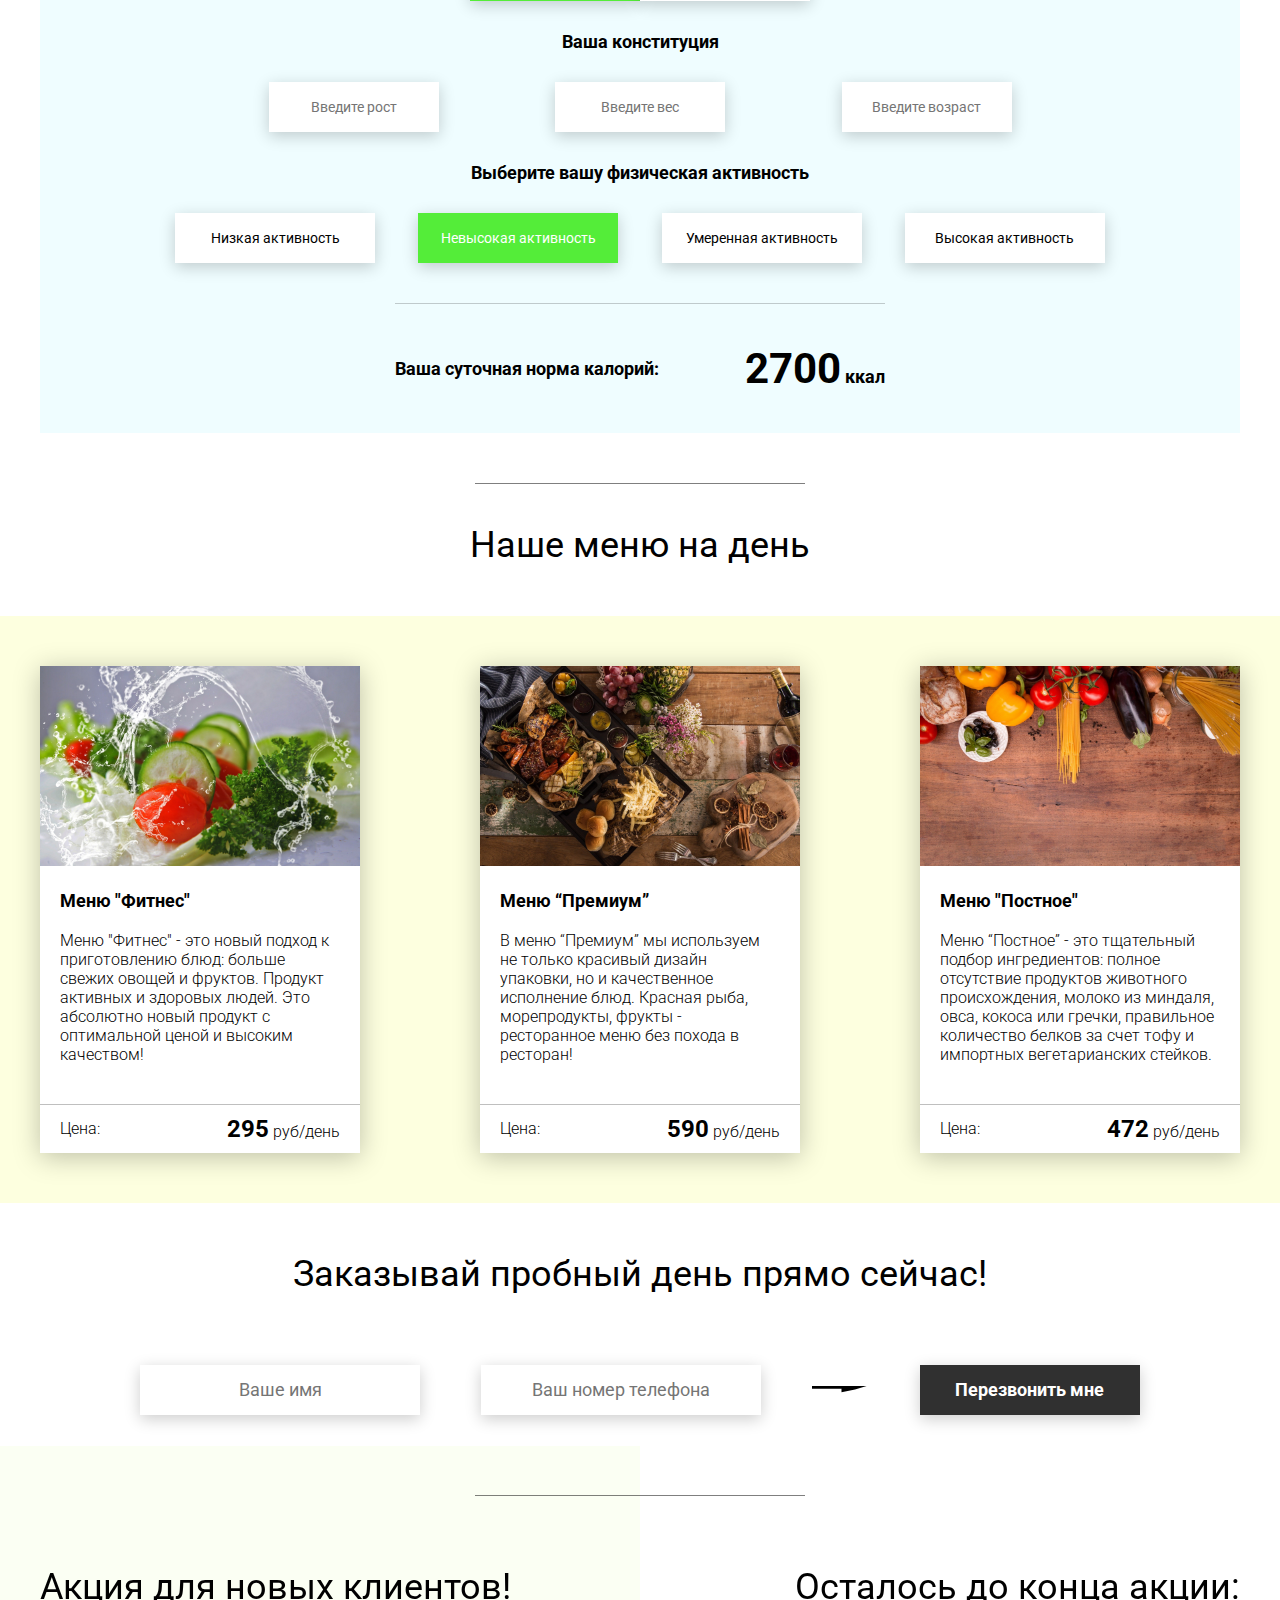
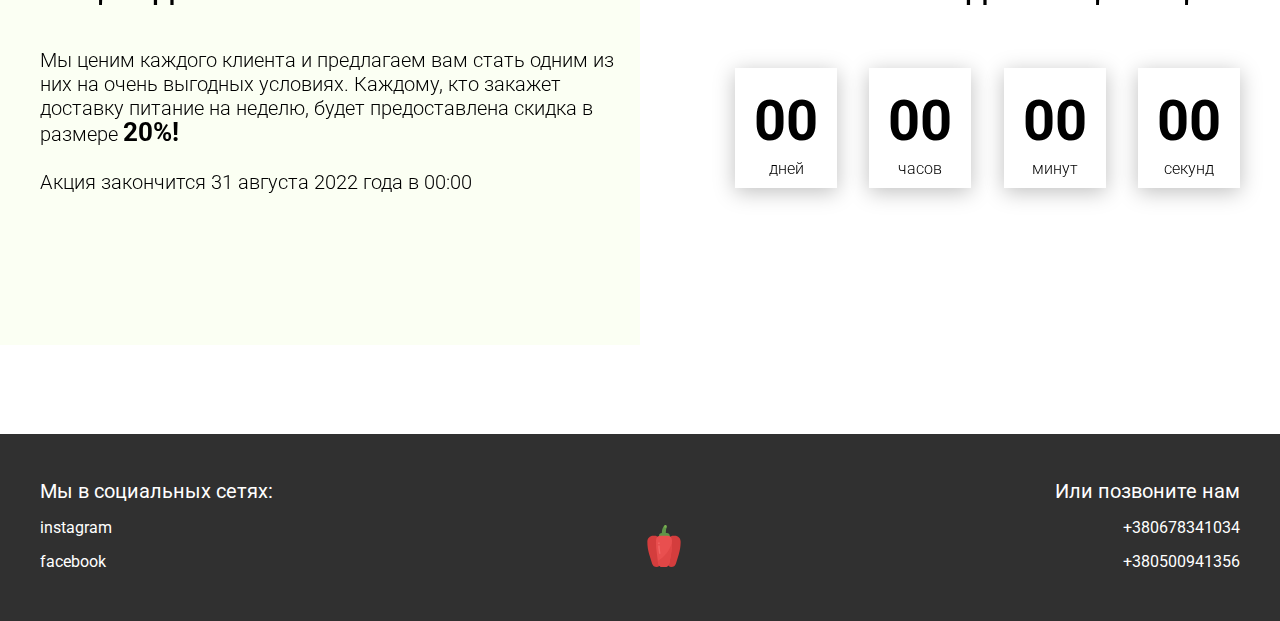
<file: Glava_4/Food/src/index.html>
<!DOCTYPE html>
<html lang="en">
<head>
    <meta charset="UTF-8">
    <meta name="viewport" content="width=device-width, initial-scale=1.0">
    <title>Food</title>
    <link rel="stylesheet" href="css/style.css">
</head>
<body>
    <header class="header">
        <div class="header__left-block">
            <div class="header__logo">
                <img src="icons/logo.svg" alt="Логотип">
            </div>
            <nav class="header__links">
                <a href="#" class="header__link">Доставка питания</a>
                <a href="#" class="header__link">Второй пункт</a>
            </nav>
        </div>
        <div class="header__right-block">
            <button data-modal class="btn btn_white">Связаться с нами</button>
        </div>
    </header>
    <div class="sidepanel">
        <div class="sidepanel__text"><span>Социальные сети</span></div>
        <div class="sidepanel__divider"></div>
        <a href="#" class="sidepanel__icon">
            <img src="icons/instagram.svg" alt="instagram">
        </a>
        <a href="#" class="sidepanel__icon">
            <img src="icons/facebook.svg" alt="facebook">
        </a>
    </div>

    <div class="preview">
        <div class="bgc_blue"></div>
        <div class="container">
            <div class="tabcontainer">
                <div class="tabcontent">
                    <img src="img/tabs/vegy.jpg" alt="vegy">
                    <div class="tabcontent__descr">
                        Меню "Фитнес" - это новый подход к приготовлению блюд: больше свежих овощей и фруктов. Для людей, которые интересуются спортом; активных и здоровых. Это абсолютно новый продукт с оптимальной ценой и высоким качеством!
                    </div>
                </div>
                <div class="tabcontent">
                    <img src="img/tabs/elite.jpg" alt="elite">
                    <div class="tabcontent__descr">
                        Меню “Премиум” - мы используем не только красивый дизайн упаковки, но и качественное исполнение блюд. Красная рыба, морепродукты, фрукты - ресторанное меню без похода в ресторан!
                    </div>
                </div>
                <div class="tabcontent">
                    <img src="img/tabs/post.jpg" alt="post">
                    <div class="tabcontent__descr">
                        Наше специальное “Постное меню” - это тщательный подбор ингредиентов: полное отсутствие продуктов животного происхождения. Полная гармония с собой и природой в каждом элементе! Все будет Ом!
                    </div>
                </div>
                <div class="tabcontent">
                    <img src="img/tabs/vegy.jpg" alt="vegy">
                    <div class="tabcontent__descr">
                        Меню "Сбалансированное" - это соответствие вашего рациона всем научным рекомендациям. Мы тщательно просчитываем вашу потребность в к/б/ж/у и создаем лучшие блюда для вас.
                    </div>
                </div> 
                <div class="tabheader">
                    <h3>Выберите стиль питания</h3>
                    <div class="tabheader__items">
                        <div class="tabheader__item tabheader__item_active">Фитнес</div>
                        <div class="tabheader__item">Премиум</div>
                        <div class="tabheader__item">Постное</div>
                        <div class="tabheader__item">Сбалансированное</div>
                    </div>
                </div>
            </div>
            <div class="preview__life">Живи полной жизнью!</div>
        </div>
    </div>

    <div class="divider"></div>

    <div class="offer">
        <div class="bgc_y"></div>
        <div class="container">
            <div class="offer__text">
                <h2 class="title">Что мы можем вам предложить?</h2>
                <div class="offer__descr">
                    Наша основная идея - это правильное питание. Оно может быть простым и вкусным. Мы не просто доставка, мы сервис! Мы взяли на себя все расчеты БЖУ, калорийности, объемов порций и прочие важные, но скучные аспекты. Вам остается только полезная, сытная и правильная еда, которую мы привозим прямо под дверь.
                </div>
            </div>
            <div class="offer__action">
                <button data-modal class="btn btn_dark">Связаться с нами</button>
            </div>
        </div>
        <div class="container">
            <div class="offer__advantages">
                <h2>Быстро и полезно</h2>
                <div class="offer__advantages-text">
                    Готовка дома занимает много сил, времени и нервов. Мы привозим еду сразу на целый день, и ты можешь действовать так, как тебе удобно, не подстраиваясь ни под кого и будучи уверенным в качестве продукта!
                </div>
                <h2>Правильный рацион</h2>
                <div class="offer__advantages-text">
                    Мы разработали специальное меню, где учтены все нюансы правильного питания, от баланса БЖУ до их приготовления и дробления рациона.
                </div>
            </div>
            <div class="offer__slider">
                <div class="offer__slider-counter">
                    <div class="offer__slider-prev">
                        <img src="icons/left.svg" alt="prev">
                    </div>
                    <span id="current">03</span>
                    /
                    <span id="total">04</span>
                    <div class="offer__slider-next">
                        <img src="icons/right.svg" alt="next">
                    </div>
                </div>
                <div class="offer__slider-wrapper">
                    <div class="offer__slide">
                        <img src="img/slider/pepper.jpg" alt="pepper">
                    </div>
                    <div class="offer__slide">
                        <img src="img/slider/food-12.jpg" alt="food">
                    </div>
                    <div class="offer__slide">
                        <img src="img/slider/olive-oil.jpg" alt="oil">
                    </div>
                    <div class="offer__slide">
                        <img src="img/slider/paprika.jpg" alt="paprika">
                    </div>
                </div>
            </div>
        </div>
    </div>

    <div class="divider"></div>

    <div class="calculating">
        <div class="container">
            <h2 class="title">Рассчитаем вашу потребность в калориях?
            </h2>
            <div class="calculating__field">
                <div class="calculating__subtitle">
                    Ваш пол
                </div>
                <div class="calculating__choose" id="gender">
                    <div class="calculating__choose-item calculating__choose-item_active">Женщина</div>
                    <div class="calculating__choose-item">Мужчина</div>
                </div>

                <div class="calculating__subtitle">
                    Ваша конституция
                </div>
                <div class="calculating__choose calculating__choose_medium">
                    <input type="text" id="height" placeholder="Введите рост" class="calculating__choose-item">
                    <input type="text" id="weight" placeholder="Введите вес"  class="calculating__choose-item">
                    <input type="text" id="age" placeholder="Введите возраст" class="calculating__choose-item">
                </div>

                <div class="calculating__subtitle">
                    Выберите вашу физическая активность
                </div>
                <div class="calculating__choose calculating__choose_big">
                    <div id="low" class="calculating__choose-item">Низкая активность </div>
                    <div id="small"  class="calculating__choose-item calculating__choose-item_active">Невысокая активность</div>
                    <div id="medium" class="calculating__choose-item">Умеренная активность</div>
                    <div id="high" class="calculating__choose-item">Высокая активность</div>
                </div>

                <div class="calculating__divider"></div>

                <div class="calculating__total">
                    <div class="calculating__subtitle">
                        Ваша суточная норма калорий:
                    </div>
                    <div class="calculating__result">
                        <span>2700</span> ккал
                    </div>
                </div>
            </div>
        </div>
    </div>

    <div class="divider"></div>

    <div class="menu">
        <h2 class="title">Наше меню на день</h2>

        <div class="menu__field">
            <div class="container">
<!--                <div class="menu__item">-->
<!--                    <img src="img/tabs/vegy.jpg" alt="vegy">-->
<!--                    <h3 class="menu__item-subtitle">Меню "Фитнес"</h3>-->
<!--                    <div class="menu__item-descr">Меню "Фитнес" - это новый подход к приготовлению блюд: больше свежих овощей и фруктов. Продукт активных и здоровых людей. Это абсолютно новый продукт с оптимальной ценой и высоким качеством!</div>-->
<!--                    <div class="menu__item-divider"></div>-->
<!--                    <div class="menu__item-price">-->
<!--                        <div class="menu__item-cost">Цена:</div>-->
<!--                        <div class="menu__item-total"><span>229</span> грн/день</div>-->
<!--                    </div>-->
<!--                </div>-->
<!--                <div class="menu__item">-->
<!--                    <img src="img/tabs/elite.jpg" alt="elite">-->
<!--                    <h3 class="menu__item-subtitle">Меню “Премиум”</h3>-->
<!--                    <div class="menu__item-descr">В меню “Премиум” мы используем не только красивый дизайн упаковки, но и качественное исполнение блюд. Красная рыба, морепродукты, фрукты - ресторанное меню без похода в ресторан!</div>-->
<!--                    <div class="menu__item-divider"></div>-->
<!--                    <div class="menu__item-price">-->
<!--                        <div class="menu__item-cost">Цена:</div>-->
<!--                        <div class="menu__item-total"><span>550</span> грн/день</div>-->
<!--                    </div>-->
<!--                </div>-->
<!--                <div class="menu__item">-->
<!--                    <img src="img/tabs/post.jpg" alt="post">-->
<!--                    <h3 class="menu__item-subtitle">Меню "Постное"</h3>-->
<!--                    <div class="menu__item-descr">Меню “Постное” - это тщательный подбор ингредиентов: полное отсутствие продуктов животного происхождения, молоко из миндаля, овса, кокоса или гречки, правильное количество белков за счет тофу и импортных вегетарианских стейков. </div>-->
<!--                    <div class="menu__item-divider"></div>-->
<!--                    <div class="menu__item-price">-->
<!--                        <div class="menu__item-cost">Цена:</div>-->
<!--                        <div class="menu__item-total"><span>430</span> грн/день</div>-->
<!--                    </div>-->
<!--                </div>-->
            </div>
        </div>
    </div>

    <div class="order">
        <div class="container">
            <div class="title">Заказывай пробный день прямо сейчас!</div>
            <form action="#" class="order__form">
                <input required placeholder="Ваше имя" name="name" type="text" class="order__input">
                <input required placeholder="Ваш номер телефона" name="phone" type="phone" class="order__input">
                <img src="icons/right.svg" alt="right">
                <button class="btn btn_dark btn_min">Перезвонить мне</button>
            </form>
        </div>
    </div>

    <div class="divider"></div>

    <div class="promotion">
        <div class="bgc_y"></div>
        <div class="container">
            <div class="promotion__text">
                <div class="title">Акция для новых клиентов!</div>
                <div class="promotion__descr">
                    Мы ценим каждого клиента и предлагаем вам стать одним из них на очень выгодных условиях. 
                    Каждому, кто закажет доставку питание на неделю, будет предоставлена скидка в размере <span>20%!</span>
                    <br><br>
                    Акция закончится 31 августа 2022 года в 00:00
                </div>
            </div>
            <div class="promotion__timer">
                <div class="title">Осталось до конца акции:</div>
                <div class="timer">
                    <div class="timer__block">
                        <span id="days">12</span>
                        дней
                    </div>
                    <div class="timer__block">
                        <span id="hours">20</span>
                        часов
                    </div>
                    <div class="timer__block">
                        <span id="minutes">56</span>
                        минут
                    </div>
                    <div class="timer__block">
                        <span id="seconds">20</span>
                        секунд
                    </div>
                </div>
            </div>
        </div>
    </div>

    <footer class="footer">
        <div class="container">
            <div class="social">
                <div class="subtitle">Мы в социальных сетях:</div>
                <a href="#" class="link">instagram</a>
                <a href="#" class="link">facebook</a>
            </div>
            <div class="pepper">
                <img src="icons/veg.svg" alt="pepper">
            </div>
            <div class="call">
                <div class="subtitle">Или позвоните нам</div>
                <a href="#" class="link">+380678341034</a>
                <a href="#" class="link">+380500941356</a>
            </div>
        </div>
    </footer>

    <div class="modal hide">
        <div class="modal__dialog">
            <div class="modal__content">
                <form action="#">
                    <div data-close class="modal__close">&times;</div>
                    <div class="modal__title">Мы свяжемся с вами как можно быстрее!</div>
                    <input required placeholder="Ваше имя" name="name" type="text" class="modal__input">
                    <input required placeholder="Ваш номер телефона" name="phone" type="phone" class="modal__input">
                    <button class="btn btn_dark btn_min">Перезвонить мне</button>
                </form>
            </div>
        </div>
    </div>

    <script src="js/main.js"></script>
</body>
</html>
</file>
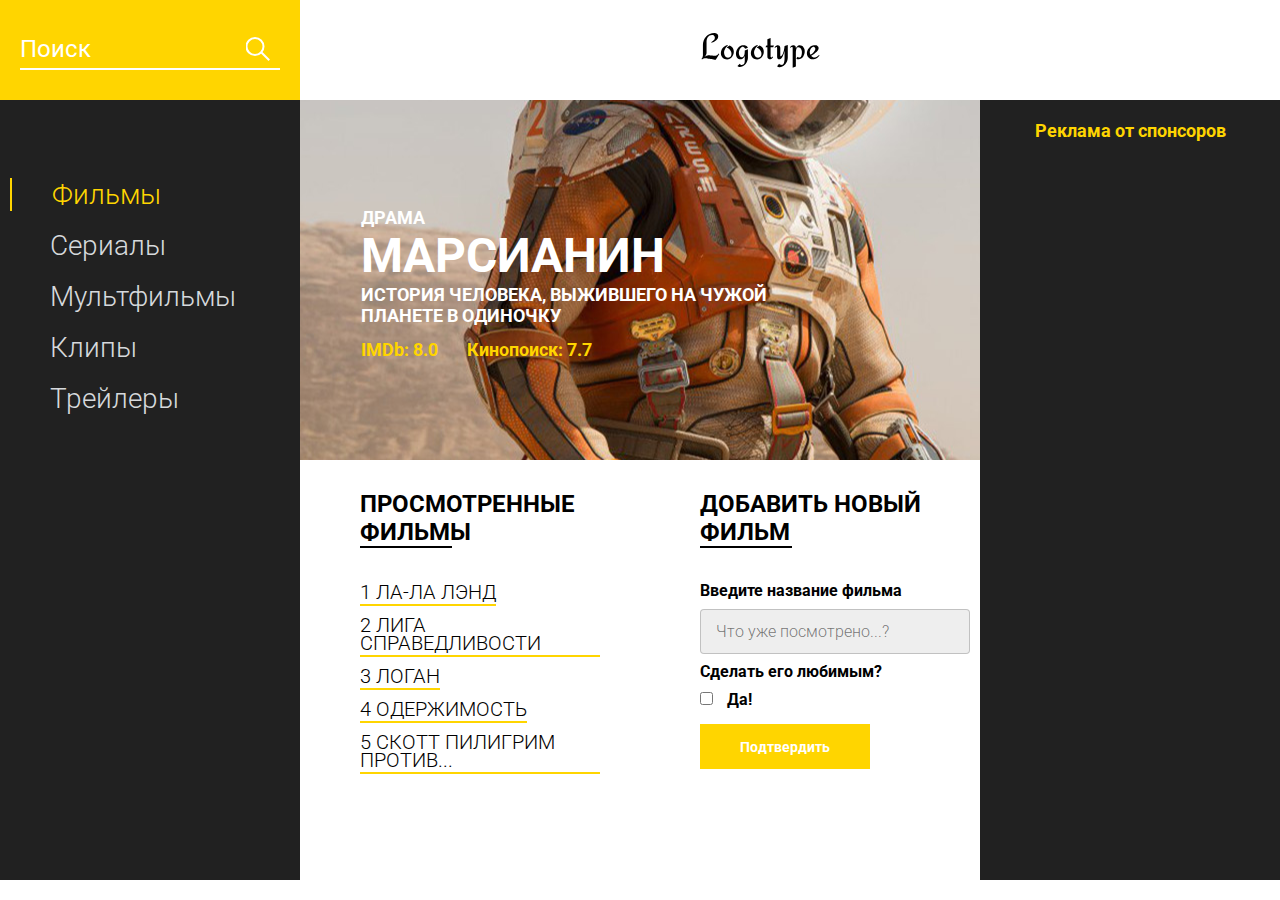
<file: src/glava 1/38_project/index.html>
<!DOCTYPE html>
<html lang="en">
<head>
    <meta charset="UTF-8">
    <meta name="viewport" content="width=device-width, initial-scale=1.0">
    <title>Movie DB</title>
    <link href="https://fonts.googleapis.com/css?family=Roboto:300,400,700&display=swap&subset=cyrillic-ext" rel="stylesheet">
    <link rel="stylesheet" href="css/style.min.css">
</head>
<body>
    <header class="header">
        <div class="header__search">
            <form action="#">
                <input type="text" placeholder="Поиск">
            </form>
        </div>
        <div class="header__logo">
            <img src="icons/Logotype.svg" alt="logo">
        </div>
    </header>
    <main class="promo">
        <div class="promo__menu">
            <nav class="promo__menu-list">
                <ul>
                    <li><a class="promo__menu-item promo__menu-item_active" href="#">Фильмы</a></li>
                    <li><a class="promo__menu-item" href="#">Сериалы</a></li>
                    <li><a class="promo__menu-item" href="#">Мультфильмы</a></li>
                    <li><a class="promo__menu-item" href="#">Клипы</a></li>
                    <li><a class="promo__menu-item" href="#">Трейлеры</a></li>
                </ul>
            </nav>
        </div>
        <div class="promo__content">
            <div class="promo__bg">
                <div class="promo__genre">КОМЕДИЯ</div>
                <div class="promo__title">МАРСИАНИН</div>
                <div class="promo__descr">ИСТОРИЯ ЧЕЛОВЕКА, ВЫЖИВШЕГО НА ЧУЖОЙ ПЛАНЕТЕ В ОДИНОЧКУ</div>
                <div class="promo__ratings">
                    <span>IMDb: 8.0</span>
                    <span>Кинопоиск: 7.7</span>
                </div>
            </div>
            <div class="promo__interactive">
                <div>
                    <div class="promo__interactive-title">ПРОСМОТРЕННЫЕ ФИЛЬМЫ</div>
                    <ul class="promo__interactive-list">
                        <li class="promo__interactive-item">ЛОГАН
                            <div class="delete"></div>
                        </li>
                        <li class="promo__interactive-item">ЛИГА СПРАВЕДЛИВОСТИ
                            <div class="delete"></div>
                        </li>
                        <li class="promo__interactive-item">ЛА-ЛА ЛЭНД
                            <div class="delete"></div>
                        </li>
                        <li class="promo__interactive-item">ОДЕРЖИМОСТЬ
                            <div class="delete"></div>
                        </li>
                        <li class="promo__interactive-item">СКОТТ ПИЛИГРИМ ПРОТИВ...
                            <div class="delete"></div>
                        </li>
                    </ul>
                </div>
                <div>
                    <form class="add">
                        <div class="promo__interactive-title">ДОБАВИТЬ НОВЫЙ ФИЛЬМ</div>
                        <span>Введите название фильма</span>
                        <input class="adding__input" type="text" placeholder="Что уже посмотрено...?">
                        <span>Сделать его любимым?</span>
                        <input type="checkbox">
                        <span class="yes">Да!</span>
                        <button>Подтвердить</button>
                    </form>
                </div>
            </div>
        </div>
        <div class="promo__adv">
            <div class="promo__adv-title">Реклама от спонсоров</div>
            <img src="img/content_1.jpg" alt="some picture">
            <img src="img/content_2.jpg" alt="some picture">
            <img src="img/content_3.png" alt="some picture">
        </div>
    </main>

    <script src="js/script.js"></script>
</body>
</html>
</file>
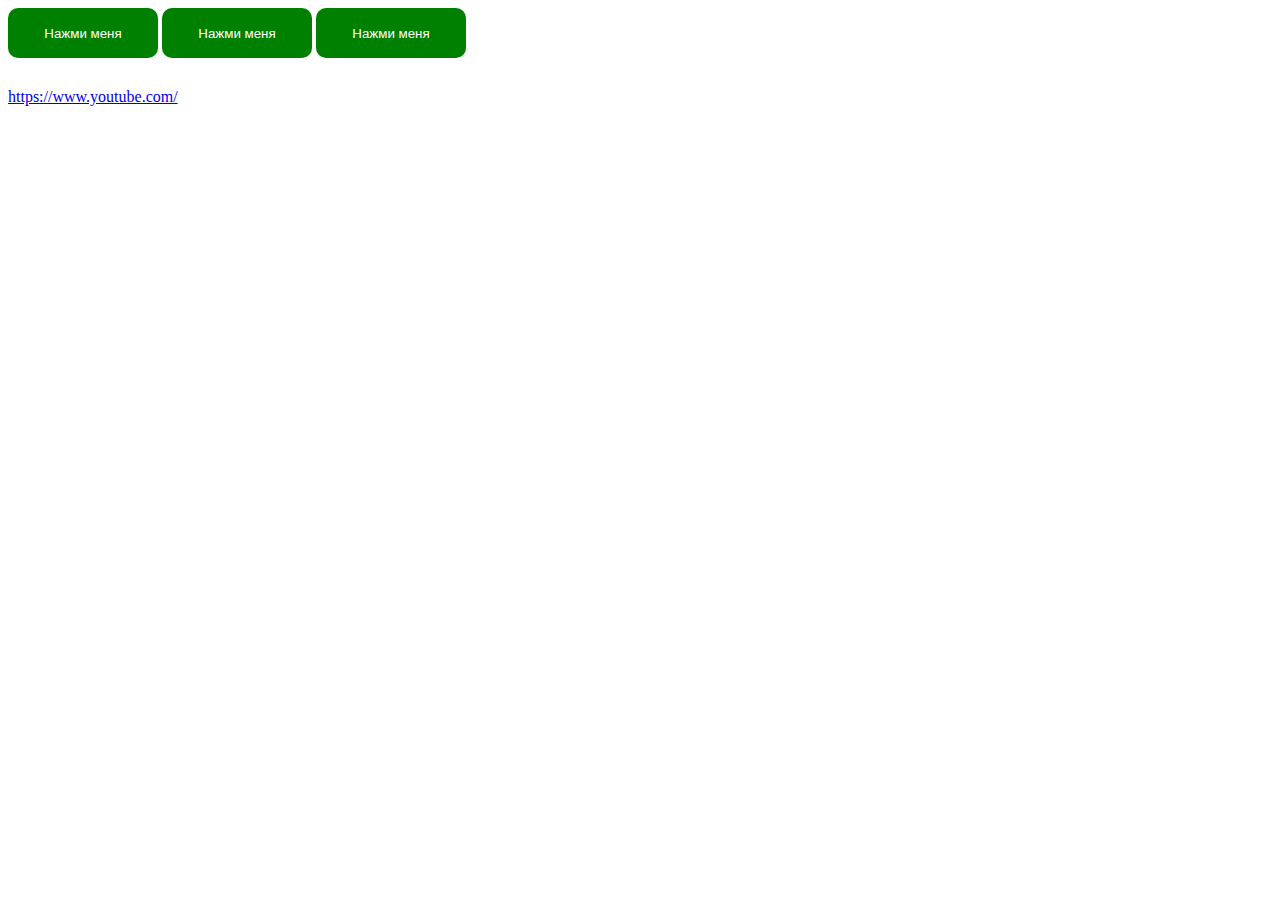
<file: src/glava 1/39_preview/index.html>
<!DOCTYPE html>
<html lang="ru">
  <head>
		<meta charset="utf-8">
		<meta http-equiv="X-UA-Compatible" content="IE=edge">
		<title>JavaScript</title>
		<link rel="stylesheet" href="css.css">
  </head>
  <body>
        <button id="btn">Нажми меня</button>
		<button>Нажми меня</button>
		<button>Нажми меня</button>

    	<a href="https://www.youtube.com/">https://www.youtube.com/</a>

		<script src="script.js"></script>
  </body>
</html>
</file>
<file: Glava_4/preview - 10/style.css>
.box {
box-sizing: border-box;
  width: 400px;
  height: 350px;
  overflow: scroll;
  margin: 0 auto;
  margin-top: 50px;
  padding: 10px;
}
button {
  width: 100px;
  height: 40px;
  display: block;
  margin: 0 auto;
  margin-top: 20px; 
}
</file>
<file: Glava_4/preview - 13/style.css>
* {
    box-sizing: border-box;
    margin: 0;
    padding: 0;
}

.box {
    width: 300px;
    height: 250px;
    margin: 40px auto;
    padding: 50px;
    border: 2px solid black;
    text-align: center;
    font-size: 20px;
}
</file>
<file: Glava_5/preview_15/style.css>
* {
    box-sizing: border-box;
}
.wrapper {
    width: 400px;
    margin: 40px auto 0 auto;
    border: 1px solid rgba(0,0,0, .2);
    padding: 20px;
}

button {
    margin-top: 20px;
}

[type=checkbox] {
    margin-top: 20px;
}
</file>
<file: Glava_5/preview_33/style.css>
* {
    box-sizing: border-box;
    margin: 0;
    padding: 0;
}

button {
    display: block;
    width: 100px;
    height: 50px;
}

img {
    margin: 40px 0;
    max-width: 300px;
}
</file>
<file: Glava_4/Food/dist/css/style.css>
@import url("https://fonts.googleapis.com/css?family=Roboto:300,400,700&display=swap&subset=cyrillic-ext");
* {
  box-sizing: border-box;
  margin: 0;
  padding: 0;
  font-family: "Roboto", sans-serif;
}

a {
  text-decoration: none;
}

.btn {
  width: 220px;
  height: 65px;
  display: flex;
  justify-content: center;
  align-items: center;
  background-color: #fff;
  font-size: 18px;
  font-weight: bold;
  border: 1px solid rgba(0, 0, 0, 0.2);
  box-shadow: 0px 4px 15px rgba(0, 0, 0, 0.2);
  cursor: pointer;
  transition: 0.3s all;
  outline: none;
}
.btn_white {
  background-color: #fff;
}
.btn_dark {
  background-color: #303030;
  color: #fff;
  border: none;
}
.btn_min {
  height: 50px;
}
.btn:hover {
  box-shadow: 0px 4px 30px rgba(0, 0, 0, 0.3);
}

.container {
  max-width: 1200px;
  margin: 0 auto;
}

.divider {
  width: 330px;
  height: 1px;
  margin: 0 auto;
  background-color: rgba(0, 0, 0, 0.5);
}

.title {
  font-size: 36px;
  font-weight: 400;
}

.header {
  display: flex;
  justify-content: space-between;
  align-items: center;
  height: 150px;
  padding: 0 100px;
}
.header__left-block {
  display: flex;
  justify-content: space-between;
  min-width: 550px;
}
.header__logo {
  max-width: 170px;
}
.header__logo img {
  width: 100%;
}
.header__links {
  display: flex;
  align-items: center;
}
.header__link {
  position: relative;
  margin-right: 45px;
  font-weight: bold;
  font-size: 18px;
  color: #303030;
}
.header__link:after {
  content: "";
  position: absolute;
  display: block;
  width: 110%;
  left: -5%;
  bottom: -1px;
  z-index: -1;
  height: 8px;
  background: #54ED39;
}
.header__link:last-child {
  margin-right: 0;
}

.sidepanel {
  position: fixed;
  left: 60px;
  top: 240px;
  height: 400px;
  width: 25px;
  display: flex;
  flex-direction: column;
  justify-content: space-between;
  align-items: center;
}
.sidepanel__text {
  width: 120px;
  height: 120px;
  font-size: 14px;
}
.sidepanel__text span {
  display: flex;
  transform: rotate(-90deg) translateX(-50px);
}
.sidepanel__divider {
  width: 1px;
  height: 165px;
  background-color: #000;
}
.sidepanel__icon {
  width: 24px;
  height: 24px;
}
.sidepanel__icon img {
  width: 100%;
}

.preview {
  padding: 28px 0 100px 0;
  position: relative;
}
.preview__life {
  font-weight: bold;
  font-size: 20px;
  margin-left: 35px;
  margin-top: 35px;
}

.bgc_blue {
  position: absolute;
  right: 0;
  top: -155px;
  width: 50vw;
  height: 900px;
  background: rgba(146, 242, 255, 0.15);
  z-index: -1;
}

.tabcontainer {
  display: flex;
  width: 1130px;
  margin: 0 auto;
  box-shadow: 0px 4px 30px rgba(0, 0, 0, 0.25);
}

.tabcontent {
  width: 850px;
  position: relative;
}
.tabcontent img {
  width: 100%;
  height: 100%;
  object-fit: cover;
}
.tabcontent__descr {
  position: absolute;
  top: 300px;
  right: -177px;
  width: 550px;
  height: 359px;
  background: rgba(251, 254, 93, 0.8);
  padding: 50px;
  font-size: 24px;
  font-weight: 300;
  line-height: 36px;
  color: rgba(0, 0, 0, 0.7);
}

.tabheader {
  width: 280px;
  padding: 35px 30px;
  background-color: #fff;
}
.tabheader h3 {
  font-weight: bold;
  font-size: 16px;
}
.tabheader__items {
  margin-top: 35px;
  padding-left: 26px;
  border-left: 1px solid black;
}
.tabheader__item {
  font-weight: bold;
  font-size: 18px;
  font-weight: 300;
  margin-top: 10px;
  color: rgba(0, 0, 0, 0.6);
  cursor: pointer;
  transition: 0.3s all;
}
.tabheader__item_active {
  color: #000;
  font-size: 22px;
  font-weight: 700;
}

.offer {
  padding: 70px 0 100px 0;
  position: relative;
}
.offer .container {
  display: flex;
  justify-content: space-between;
}
.offer .bgc_y {
  position: absolute;
  width: 1109px;
  height: 780px;
  background: rgba(243, 255, 222, 0.45);
  z-index: -1;
  top: 50px;
}
.offer__text {
  width: 580px;
}
.offer__descr {
  font-size: 18px;
  margin-top: 30px;
  font-weight: 300;
  line-height: 24px;
}
.offer__action {
  display: flex;
  align-items: center;
  justify-content: flex-end;
}
.offer__advantages {
  width: 330px;
  margin-top: 50px;
}
.offer__advantages h2 {
  font-weight: bold;
  font-size: 20px;
  margin-top: 20px;
}
.offer__advantages h2:first-child {
  margin-top: 70px;
}
.offer__advantages-text {
  margin-top: 20px;
  font-size: 18px;
  font-weight: 300;
  line-height: 21px;
}
.offer__slider {
  width: 650px;
  margin-top: 50px;
  display: flex;
  flex-direction: column;
  align-items: flex-end;
}
.offer__slider-counter {
  display: flex;
  width: 180px;
  align-items: center;
  font-size: 24px;
  color: rgba(0, 0, 0, 0.5);
}
.offer__slider-wrapper {
  width: 100%;
  margin-top: 15px;
  box-shadow: 0px 4px 30px rgba(0, 0, 0, 0.25);
}
.offer__slider-prev {
  margin-right: 10px;
  cursor: pointer;
}
.offer__slider-next {
  margin-left: 10px;
  cursor: pointer;
}
.offer__slider #current {
  font-size: 48px;
  font-weight: bold;
  color: rgb(0, 0, 0);
}
.offer__slide {
  width: 100%;
  height: 390px;
}
.offer__slide img {
  width: 100%;
  height: 100%;
  object-fit: cover;
}

.calculating {
  padding: 50px 0;
}
.calculating .title {
  text-align: center;
}
.calculating__field {
  width: 100%;
  margin-top: 50px;
  background: rgba(146, 242, 255, 0.15);
  padding: 30px 0 40px 0;
}
.calculating__subtitle {
  text-align: center;
  font-size: 18px;
  font-weight: bold;
  margin-top: 30px;
}
.calculating__subtitle:first-child {
  margin-top: 0;
}
.calculating #gender:after {
  content: "";
  position: absolute;
  top: 50%;
  transform: translateY(-50%);
  display: block;
  width: 16px;
  height: 16px;
  background: url("../icons/switch.svg") center center/cover no-repeat;
}
.calculating__choose {
  position: relative;
  display: flex;
  margin-top: 30px;
  justify-content: center;
}
.calculating__choose-item {
  display: flex;
  align-items: center;
  justify-content: center;
  width: 170px;
  height: 50px;
  padding: 0 10px;
  background: #FFFFFF;
  box-shadow: 0px 4px 15px rgba(0, 0, 0, 0.2);
  border: none;
  text-align: center;
  font-size: 14px;
  cursor: pointer;
  outline: none;
  transition: 0.3s all;
}
.calculating__choose-item_active {
  color: #fff;
  background-color: #54ED39;
}
.calculating__choose_medium {
  width: 743px;
  justify-content: space-between;
  margin: 30px auto 0 auto;
}
.calculating__choose_big {
  width: 930px;
  justify-content: space-between;
  margin: 30px auto 0 auto;
}
.calculating__choose_big .calculating__choose-item {
  width: 200px;
}
.calculating__divider {
  width: 490px;
  height: 1px;
  margin: 40px auto;
  background-color: rgba(0, 0, 0, 0.2);
}
.calculating__total {
  width: 490px;
  margin: 0 auto;
  display: flex;
  justify-content: space-between;
  align-items: center;
}
.calculating__result {
  font-size: 18px;
  font-weight: bold;
}
.calculating__result span {
  font-size: 42px;
}

.menu {
  padding: 40px 0 50px 0;
}
.menu .container {
  display: flex;
  justify-content: space-between;
  align-items: flex-start;
}
.menu .title {
  text-align: center;
}
.menu__field {
  margin-top: 50px;
  padding: 50px 0;
  width: 100%;
  background: rgba(249, 254, 126, 0.25);
}
.menu__item {
  width: 320px;
  min-height: 450px;
  background: #FFFFFF;
  box-shadow: 0px 4px 25px rgba(0, 0, 0, 0.25);
  font-size: 16px;
  font-weight: 300;
}
.menu__item img {
  width: 100%;
  height: 200px;
  object-fit: cover;
}
.menu__item-subtitle {
  font-weight: bold;
  font-size: 18px;
  padding: 0 20px;
  margin-top: 20px;
}
.menu__item-descr {
  margin-top: 20px;
  padding: 0 20px;
}
.menu__item-divider {
  width: 100%;
  height: 1px;
  background-color: rgba(0, 0, 0, 0.25);
  margin-top: 40px;
}
.menu__item-price {
  display: flex;
  justify-content: space-between;
  align-items: center;
  padding: 10px 20px;
}
.menu__item-price span {
  font-size: 24px;
  font-weight: bold;
}

.order {
  padding-bottom: 80px;
}
.order .title {
  text-align: center;
}
.order__form {
  margin-top: 70px;
  padding: 0 100px;
  display: flex;
  justify-content: space-between;
  align-items: center;
}
.order__form img {
  transform: scale(1.5);
}
.order__input {
  width: 280px;
  height: 50px;
  background: #FFFFFF;
  box-shadow: 0px 4px 15px rgba(0, 0, 0, 0.2);
  border: none;
  font-size: 18px;
  text-align: center;
  padding: 0 20px;
  outline: none;
}

.promotion {
  padding: 70px 0 240px 0;
  position: relative;
}
.promotion .container {
  display: flex;
}
.promotion .bgc_y {
  position: absolute;
  width: 50%;
  height: 499px;
  background: rgba(243, 255, 222, 0.35);
  z-index: -1;
  top: -50px;
  left: 0;
}
.promotion__text {
  width: 50%;
}
.promotion__descr {
  margin-top: 40px;
  font-size: 20px;
  line-height: 24px;
  font-weight: 300;
}
.promotion__descr span {
  font-weight: bold;
  font-size: 26px;
}
.promotion__timer {
  width: 50%;
}
.promotion__timer .title {
  text-align: right;
}
.promotion__timer .timer {
  margin-top: 60px;
  padding-left: 95px;
  display: flex;
  justify-content: space-between;
  align-items: center;
}
.promotion__timer .timer__block {
  width: 102px;
  height: 120px;
  background: #FFFFFF;
  box-shadow: 0px 4px 20px rgba(0, 0, 0, 0.25);
  font-size: 16px;
  font-weight: 300;
  text-align: center;
}
.promotion__timer .timer__block span {
  display: block;
  margin-top: 20px;
  margin-bottom: 5px;
  font-size: 56px;
  font-weight: bold;
}

.footer {
  min-height: 180px;
  background-color: #303030;
  padding: 45px 0 50px 0;
  color: #fff;
}
.footer .container {
  height: 100%;
  display: flex;
  justify-content: space-between;
  align-items: flex-end;
}
.footer .subtitle {
  font-size: 20px;
}
.footer .link {
  display: block;
  margin-top: 15px;
  font-size: 16px;
  color: #fff;
}
.footer .call {
  text-align: right;
}

.modal {
  position: fixed;
  top: 0;
  left: 0;
  z-index: 1050;
  display: none;
  width: 100%;
  height: 100%;
  overflow: hidden;
  background-color: rgba(0, 0, 0, 0.5);
}
.modal__dialog {
  max-width: 500px;
  margin: 40px auto;
}
.modal__content {
  position: relative;
  width: 100%;
  padding: 40px;
  background-color: #fff;
  border: 1px solid rgba(0, 0, 0, 0.2);
  border-radius: 4px;
  max-height: 80vh;
  overflow-y: auto;
}
.modal__close {
  position: absolute;
  top: 8px;
  right: 14px;
  font-size: 30px;
  color: #000;
  opacity: 0.5;
  font-weight: 700;
  border: none;
  background-color: transparent;
  cursor: pointer;
}
.modal__title {
  text-align: center;
  font-size: 22px;
  text-transform: uppercase;
}
.modal__input {
  display: block;
  margin: 20px auto 20px auto;
  width: 280px;
  height: 50px;
  background: #FFFFFF;
  box-shadow: 0px 4px 15px rgba(0, 0, 0, 0.2);
  border: none;
  font-size: 18px;
  text-align: center;
  padding: 0 20px;
  outline: none;
}
.modal .btn {
  display: block;
  width: 280px;
  margin: 0 auto;
}
</file>
<file: Glava_4/Food/src/css/style.css>
@import url("https://fonts.googleapis.com/css?family=Roboto:300,400,700&display=swap&subset=cyrillic-ext");*{-webkit-box-sizing:border-box;box-sizing:border-box;margin:0;padding:0;font-family:"Roboto",sans-serif}a{text-decoration:none}.btn{width:220px;height:65px;display:-webkit-box;display:-ms-flexbox;display:flex;-webkit-box-pack:center;-ms-flex-pack:center;justify-content:center;-webkit-box-align:center;-ms-flex-align:center;align-items:center;background-color:#fff;font-size:18px;font-weight:bold;border:1px solid rgba(0,0,0,0.2);-webkit-box-shadow:0px 4px 15px rgba(0,0,0,0.2);box-shadow:0px 4px 15px rgba(0,0,0,0.2);cursor:pointer;-webkit-transition:0.3s all;transition:0.3s all;outline:none}.btn_white{background-color:#fff}.btn_dark{background-color:#303030;color:#fff;border:none}.btn_min{height:50px}.btn:hover{-webkit-box-shadow:0px 4px 30px rgba(0,0,0,0.3);box-shadow:0px 4px 30px rgba(0,0,0,0.3)}.container{max-width:1200px;margin:0 auto}.divider{width:330px;height:1px;margin:0 auto;background-color:rgba(0,0,0,0.5)}.title{font-size:36px;font-weight:400}.header{display:-webkit-box;display:-ms-flexbox;display:flex;-webkit-box-pack:justify;-ms-flex-pack:justify;justify-content:space-between;-webkit-box-align:center;-ms-flex-align:center;align-items:center;height:150px;padding:0 100px}.header__left-block{display:-webkit-box;display:-ms-flexbox;display:flex;-webkit-box-pack:justify;-ms-flex-pack:justify;justify-content:space-between;min-width:550px}.header__logo{max-width:170px}.header__logo img{width:100%}.header__links{display:-webkit-box;display:-ms-flexbox;display:flex;-webkit-box-align:center;-ms-flex-align:center;align-items:center}.header__link{position:relative;margin-right:45px;font-weight:bold;font-size:18px;color:#303030}.header__link:after{content:"";position:absolute;display:block;width:110%;left:-5%;bottom:-1px;z-index:-1;height:8px;background:#54ED39}.header__link:last-child{margin-right:0}.sidepanel{position:fixed;left:60px;top:240px;height:400px;width:25px;display:-webkit-box;display:-ms-flexbox;display:flex;-webkit-box-orient:vertical;-webkit-box-direction:normal;-ms-flex-direction:column;flex-direction:column;-webkit-box-pack:justify;-ms-flex-pack:justify;justify-content:space-between;-webkit-box-align:center;-ms-flex-align:center;align-items:center}.sidepanel__text{width:120px;height:120px;font-size:14px}.sidepanel__text span{display:-webkit-box;display:-ms-flexbox;display:flex;-webkit-transform:rotate(-90deg) translateX(-50px);transform:rotate(-90deg) translateX(-50px)}.sidepanel__divider{width:1px;height:165px;background-color:#000}.sidepanel__icon{width:24px;height:24px}.sidepanel__icon img{width:100%}.preview{padding:28px 0 100px 0;position:relative}.preview__life{font-weight:bold;font-size:20px;margin-left:35px;margin-top:35px}.bgc_blue{position:absolute;right:0;top:-155px;width:50vw;height:900px;background:rgba(146,242,255,0.15);z-index:-1}.tabcontainer{display:-webkit-box;display:-ms-flexbox;display:flex;width:1130px;margin:0 auto;-webkit-box-shadow:0px 4px 30px rgba(0,0,0,0.25);box-shadow:0px 4px 30px rgba(0,0,0,0.25)}.tabcontent{width:850px;position:relative}.tabcontent img{width:100%;height:100%;-o-object-fit:cover;object-fit:cover}.tabcontent__descr{position:absolute;top:300px;right:-177px;width:550px;height:359px;background:rgba(251,254,93,0.8);padding:50px;font-size:24px;font-weight:300;line-height:36px;color:rgba(0,0,0,0.7)}.tabheader{width:280px;padding:35px 30px;background-color:#fff}.tabheader h3{font-weight:bold;font-size:16px}.tabheader__items{margin-top:35px;padding-left:26px;border-left:1px solid black}.tabheader__item{font-weight:bold;font-size:18px;font-weight:300;margin-top:10px;color:rgba(0,0,0,0.6);cursor:pointer;-webkit-transition:0.3s all;transition:0.3s all}.tabheader__item_active{color:#000;font-size:22px;font-weight:700}.offer{padding:70px 0 100px 0;position:relative}.offer .container{display:-webkit-box;display:-ms-flexbox;display:flex;-webkit-box-pack:justify;-ms-flex-pack:justify;justify-content:space-between}.offer .bgc_y{position:absolute;width:1109px;height:780px;background:rgba(243,255,222,0.45);z-index:-1;top:50px}.offer__text{width:580px}.offer__descr{font-size:18px;margin-top:30px;font-weight:300;line-height:24px}.offer__action{display:-webkit-box;display:-ms-flexbox;display:flex;-webkit-box-align:center;-ms-flex-align:center;align-items:center;-webkit-box-pack:end;-ms-flex-pack:end;justify-content:flex-end}.offer__advantages{width:330px;margin-top:50px}.offer__advantages h2{font-weight:bold;font-size:20px;margin-top:20px}.offer__advantages h2:first-child{margin-top:70px}.offer__advantages-text{margin-top:20px;font-size:18px;font-weight:300;line-height:21px}.offer__slider{width:650px;margin-top:50px;display:-webkit-box;display:-ms-flexbox;display:flex;-webkit-box-orient:vertical;-webkit-box-direction:normal;-ms-flex-direction:column;flex-direction:column;-webkit-box-align:end;-ms-flex-align:end;align-items:flex-end}.offer__slider-counter{display:-webkit-box;display:-ms-flexbox;display:flex;width:180px;-webkit-box-align:center;-ms-flex-align:center;align-items:center;font-size:24px;color:rgba(0,0,0,0.5)}.offer__slider-wrapper{width:100%;margin-top:15px;-webkit-box-shadow:0px 4px 30px rgba(0,0,0,0.25);box-shadow:0px 4px 30px rgba(0,0,0,0.25)}.offer__slider-prev{margin-right:10px;cursor:pointer}.offer__slider-next{margin-left:10px;cursor:pointer}.offer__slider #current{font-size:48px;font-weight:bold;color:rgb(0,0,0)}.offer__slide{width:100%;height:390px}.offer__slide img{width:100%;height:100%;-o-object-fit:cover;object-fit:cover}.calculating{padding:50px 0}.calculating .title{text-align:center}.calculating__field{width:100%;margin-top:50px;background:rgba(146,242,255,0.15);padding:30px 0 40px 0}.calculating__subtitle{text-align:center;font-size:18px;font-weight:bold;margin-top:30px}.calculating__subtitle:first-child{margin-top:0}.calculating #gender:after{content:"";position:absolute;top:50%;-webkit-transform:translateY(-50%);transform:translateY(-50%);display:block;width:16px;height:16px;background:url("../icons/switch.svg") center center/cover no-repeat}.calculating__choose{position:relative;display:-webkit-box;display:-ms-flexbox;display:flex;margin-top:30px;-webkit-box-pack:center;-ms-flex-pack:center;justify-content:center}.calculating__choose-item{display:-webkit-box;display:-ms-flexbox;display:flex;-webkit-box-align:center;-ms-flex-align:center;align-items:center;-webkit-box-pack:center;-ms-flex-pack:center;justify-content:center;width:170px;height:50px;padding:0 10px;background:#FFFFFF;-webkit-box-shadow:0px 4px 15px rgba(0,0,0,0.2);box-shadow:0px 4px 15px rgba(0,0,0,0.2);border:none;text-align:center;font-size:14px;cursor:pointer;outline:none;-webkit-transition:0.3s all;transition:0.3s all}.calculating__choose-item_active{color:#fff;background-color:#54ED39}.calculating__choose_medium{width:743px;-webkit-box-pack:justify;-ms-flex-pack:justify;justify-content:space-between;margin:30px auto 0 auto}.calculating__choose_big{width:930px;-webkit-box-pack:justify;-ms-flex-pack:justify;justify-content:space-between;margin:30px auto 0 auto}.calculating__choose_big .calculating__choose-item{width:200px}.calculating__divider{width:490px;height:1px;margin:40px auto;background-color:rgba(0,0,0,0.2)}.calculating__total{width:490px;margin:0 auto;display:-webkit-box;display:-ms-flexbox;display:flex;-webkit-box-pack:justify;-ms-flex-pack:justify;justify-content:space-between;-webkit-box-align:center;-ms-flex-align:center;align-items:center}.calculating__result{font-size:18px;font-weight:bold}.calculating__result span{font-size:42px}.menu{padding:40px 0 50px 0}.menu .container{display:-webkit-box;display:-ms-flexbox;display:flex;-webkit-box-pack:justify;-ms-flex-pack:justify;justify-content:space-between;-webkit-box-align:start;-ms-flex-align:start;align-items:flex-start}.menu .title{text-align:center}.menu__field{margin-top:50px;padding:50px 0;width:100%;background:rgba(249,254,126,0.25)}.menu__item{width:320px;min-height:450px;background:#FFFFFF;-webkit-box-shadow:0px 4px 25px rgba(0,0,0,0.25);box-shadow:0px 4px 25px rgba(0,0,0,0.25);font-size:16px;font-weight:300}.menu__item img{width:100%;height:200px;-o-object-fit:cover;object-fit:cover}.menu__item-subtitle{font-weight:bold;font-size:18px;padding:0 20px;margin-top:20px}.menu__item-descr{margin-top:20px;padding:0 20px}.menu__item-divider{width:100%;height:1px;background-color:rgba(0,0,0,0.25);margin-top:40px}.menu__item-price{display:-webkit-box;display:-ms-flexbox;display:flex;-webkit-box-pack:justify;-ms-flex-pack:justify;justify-content:space-between;-webkit-box-align:center;-ms-flex-align:center;align-items:center;padding:10px 20px}.menu__item-price span{font-size:24px;font-weight:bold}.order{padding-bottom:80px}.order .title{text-align:center}.order__form{margin-top:70px;padding:0 100px;display:-webkit-box;display:-ms-flexbox;display:flex;-webkit-box-pack:justify;-ms-flex-pack:justify;justify-content:space-between;-webkit-box-align:center;-ms-flex-align:center;align-items:center}.order__form img{-webkit-transform:scale(1.5);transform:scale(1.5)}.order__input{width:280px;height:50px;background:#FFFFFF;-webkit-box-shadow:0px 4px 15px rgba(0,0,0,0.2);box-shadow:0px 4px 15px rgba(0,0,0,0.2);border:none;font-size:18px;text-align:center;padding:0 20px;outline:none}.promotion{padding:70px 0 240px 0;position:relative}.promotion .container{display:-webkit-box;display:-ms-flexbox;display:flex}.promotion .bgc_y{position:absolute;width:50%;height:499px;background:rgba(243,255,222,0.35);z-index:-1;top:-50px;left:0}.promotion__text{width:50%}.promotion__descr{margin-top:40px;font-size:20px;line-height:24px;font-weight:300}.promotion__descr span{font-weight:bold;font-size:26px}.promotion__timer{width:50%}.promotion__timer .title{text-align:right}.promotion__timer .timer{margin-top:60px;padding-left:95px;display:-webkit-box;display:-ms-flexbox;display:flex;-webkit-box-pack:justify;-ms-flex-pack:justify;justify-content:space-between;-webkit-box-align:center;-ms-flex-align:center;align-items:center}.promotion__timer .timer__block{width:102px;height:120px;background:#FFFFFF;-webkit-box-shadow:0px 4px 20px rgba(0,0,0,0.25);box-shadow:0px 4px 20px rgba(0,0,0,0.25);font-size:16px;font-weight:300;text-align:center}.promotion__timer .timer__block span{display:block;margin-top:20px;margin-bottom:5px;font-size:56px;font-weight:bold}.footer{min-height:180px;background-color:#303030;padding:45px 0 50px 0;color:#fff}.footer .container{height:100%;display:-webkit-box;display:-ms-flexbox;display:flex;-webkit-box-pack:justify;-ms-flex-pack:justify;justify-content:space-between;-webkit-box-align:end;-ms-flex-align:end;align-items:flex-end}.footer .subtitle{font-size:20px}.footer .link{display:block;margin-top:15px;font-size:16px;color:#fff}.footer .call{text-align:right}.modal{position:fixed;top:0;left:0;z-index:1050;width:100%;height:100%;overflow:hidden;background-color:rgba(0,0,0,0.5)}.modal__dialog{max-width:500px;margin:40px auto}.modal__content{position:relative;width:100%;padding:40px;background-color:#fff;border:1px solid rgba(0,0,0,0.2);border-radius:4px;max-height:80vh;overflow-y:auto}.modal__close{position:absolute;top:8px;right:14px;font-size:30px;color:#000;opacity:0.5;font-weight:700;border:none;background-color:transparent;cursor:pointer}.modal__title{text-align:center;font-size:22px;text-transform:uppercase}.modal__input{display:block;margin:20px auto 20px auto;width:280px;height:50px;background:#FFFFFF;-webkit-box-shadow:0px 4px 15px rgba(0,0,0,0.2);box-shadow:0px 4px 15px rgba(0,0,0,0.2);border:none;font-size:18px;text-align:center;padding:0 20px;outline:none}.modal .btn{display:block;width:280px;margin:0 auto}.show{display:block}.hide{display:none}.fade{-webkit-animation-name:fade;animation-name:fade;-webkit-animation-duration:1.5s;animation-duration:1.5s}@-webkit-keyframes fade{0%{opacity:0.1}to{opacity:1}}@keyframes fade{0%{opacity:0.1}to{opacity:1}}
</file>
<file: src/glava 1/39_preview/css.css>
button {
  width: 150px;
  height: 50px;
  background-color: green;
  border: none;
  color: #fff;
  border-radius: 10px;
  outline: none;
  cursor: pointer;
  transition: 0.3s;
}
button:hover {
  transform: scale(0.95);
}
.overlay {
  background-color: pink;
  width: 200px;
  height: 100px;
  text-align: center;
  line-height: 100px;
}
a {
  display: block;
  margin-top: 30px;
}
</file>
<file: src/glava 1/38_project/css/style.min.css>
*{-webkit-box-sizing:border-box;box-sizing:border-box;margin:0;padding:0;font-family:'Roboto', sans-serif}.header{display:-webkit-box;display:-ms-flexbox;display:flex;height:100px}.header__search{display:-webkit-box;display:-ms-flexbox;display:flex;-webkit-box-pack:center;-ms-flex-pack:center;justify-content:center;-webkit-box-align:center;-ms-flex-align:center;align-items:center;height:100%;width:300px;background:#FFD500}.header__search form{position:relative;width:260px;height:30px}.header__search form input{width:100%;border:none;border-bottom:2px solid #fff;background-color:transparent;color:#fff;font-size:24px;line-height:28px;padding-bottom:5px;outline:none}.header__search form input::-webkit-input-placeholder{color:#fff}.header__search form input:-ms-input-placeholder{color:#fff}.header__search form input::-ms-input-placeholder{color:#fff}.header__search form input::placeholder{color:#fff}.header__search form:after{content:'';display:block;position:absolute;top:2px;right:10px;background:url("../icons/search.svg") center center/cover no-repeat;width:24px;height:24px}.header__logo{display:-webkit-box;display:-ms-flexbox;display:flex;-webkit-box-pack:center;-ms-flex-pack:center;justify-content:center;-webkit-box-align:center;-ms-flex-align:center;align-items:center;height:100%;width:calc(100% - 360px)}.promo{height:780px;display:-webkit-box;display:-ms-flexbox;display:flex}.promo__menu{width:300px;height:100%;background:#212121;padding:60px 0 0 10px}.promo__menu-item{display:block;font-size:28px;line-height:33px;color:#D6D9DC;text-decoration:none;font-weight:300;padding-left:40px;margin-top:18px}.promo__menu-item:hover{color:#FFD500}.promo__menu-item_active{border-left:2px solid  #FFD500;color:#FFD500}.promo__content{width:calc(100% - 600px)}.promo__bg{height:360px;background:url("../img/mars.webp") center center/cover no-repeat;background-position:top;padding:107px 0 0 61px}.promo__genre{font-weight:bold;font-size:18px;line-height:21px;color:#FFFFFF;text-transform:uppercase}.promo__title{font-weight:bold;font-size:48px;line-height:56px;color:#FFFFFF;text-transform:uppercase}.promo__descr{width:481px;font-weight:bold;font-size:18px;line-height:21px;color:#FFFFFF;text-transform:uppercase}.promo__ratings{margin-top:13px}.promo__ratings span{font-weight:bold;font-size:18px;line-height:21px;color:#FFD500;margin-right:25px}.promo__interactive{display:-webkit-box;display:-ms-flexbox;display:flex}.promo__interactive>div{width:50%;padding:30px 0 0 60px}.promo__interactive-title{display:inline-block;font-weight:bold;font-size:24px;line-height:28px;color:#000000}.promo__interactive-title:after{content:'';display:block;width:33%;height:2px;background-color:#000}.promo__interactive-list{list-style-type:none;margin-top:35px;display:-webkit-box;display:-ms-flexbox;display:flex;-webkit-box-orient:vertical;-webkit-box-direction:normal;-ms-flex-direction:column;flex-direction:column;-webkit-box-align:start;-ms-flex-align:start;align-items:flex-start}.promo__interactive-item{display:inline-block;position:relative;font-weight:300;font-size:20px;line-height:18px;color:#000000;margin-bottom:15px;padding-right:40px;text-transform:uppercase}.promo__interactive-item span{display:block;position:absolute;left:-30px;top:50%;-webkit-transform:translateY(-50%);transform:translateY(-50%);width:20px;height:20px;background:url("../icons/Star.svg") center center/cover no-repeat}.promo__interactive-item:before{content:'';position:absolute;bottom:-5px;display:block;width:calc(100% - 40px);height:2px;background-color:#FFD500}.promo__interactive-item:hover .delete{content:'';display:block;position:absolute;right:0px;top:50%;-webkit-transform:translateY(-50%);transform:translateY(-50%);width:20px;height:20px;background:url("../icons/trash.png") center center/cover no-repeat;cursor:pointer}.promo__interactive .add .promo__interactive-title{margin-bottom:25px}.promo__interactive .add span{display:block;margin:10px 0;font-weight:bold;font-size:16px;line-height:16px;color:#000000}.promo__interactive .add .yes{display:inline;margin-left:10px}.promo__interactive .add input[type="text"]{width:270px;height:45px;line-height:50px;font-size:16px;background:rgba(196,196,196,0.29);border:1px solid rgba(0,0,0,0.19);padding:0 15px;outline:none;border-radius:4px}.promo__interactive .add input[type="text"]::-webkit-input-placeholder{font-weight:300;font-size:16px;color:rgba(0,0,0,0.53)}.promo__interactive .add input[type="text"]:-ms-input-placeholder{font-weight:300;font-size:16px;color:rgba(0,0,0,0.53)}.promo__interactive .add input[type="text"]::-ms-input-placeholder{font-weight:300;font-size:16px;color:rgba(0,0,0,0.53)}.promo__interactive .add input[type="text"]::placeholder{font-weight:300;font-size:16px;color:rgba(0,0,0,0.53)}.promo__interactive .add button{display:block;margin-top:15px;width:170px;height:45px;background:#FFD500;font-weight:bold;font-size:14px;line-height:14px;color:#FFFFFF;border:none;outline:none;cursor:pointer}.promo__interactive .add button:active{-webkit-transform:scale(0.95);transform:scale(0.95)}.promo__adv{background:#212121;width:300px;height:100%}.promo__adv-title{font-weight:bold;font-size:18px;line-height:21px;color:#FFD500;margin:20px 0;text-align:center}.promo__adv img{width:100%;margin-bottom:10px}
/*# sourceMappingURL=style.min.css.map */
</file>
